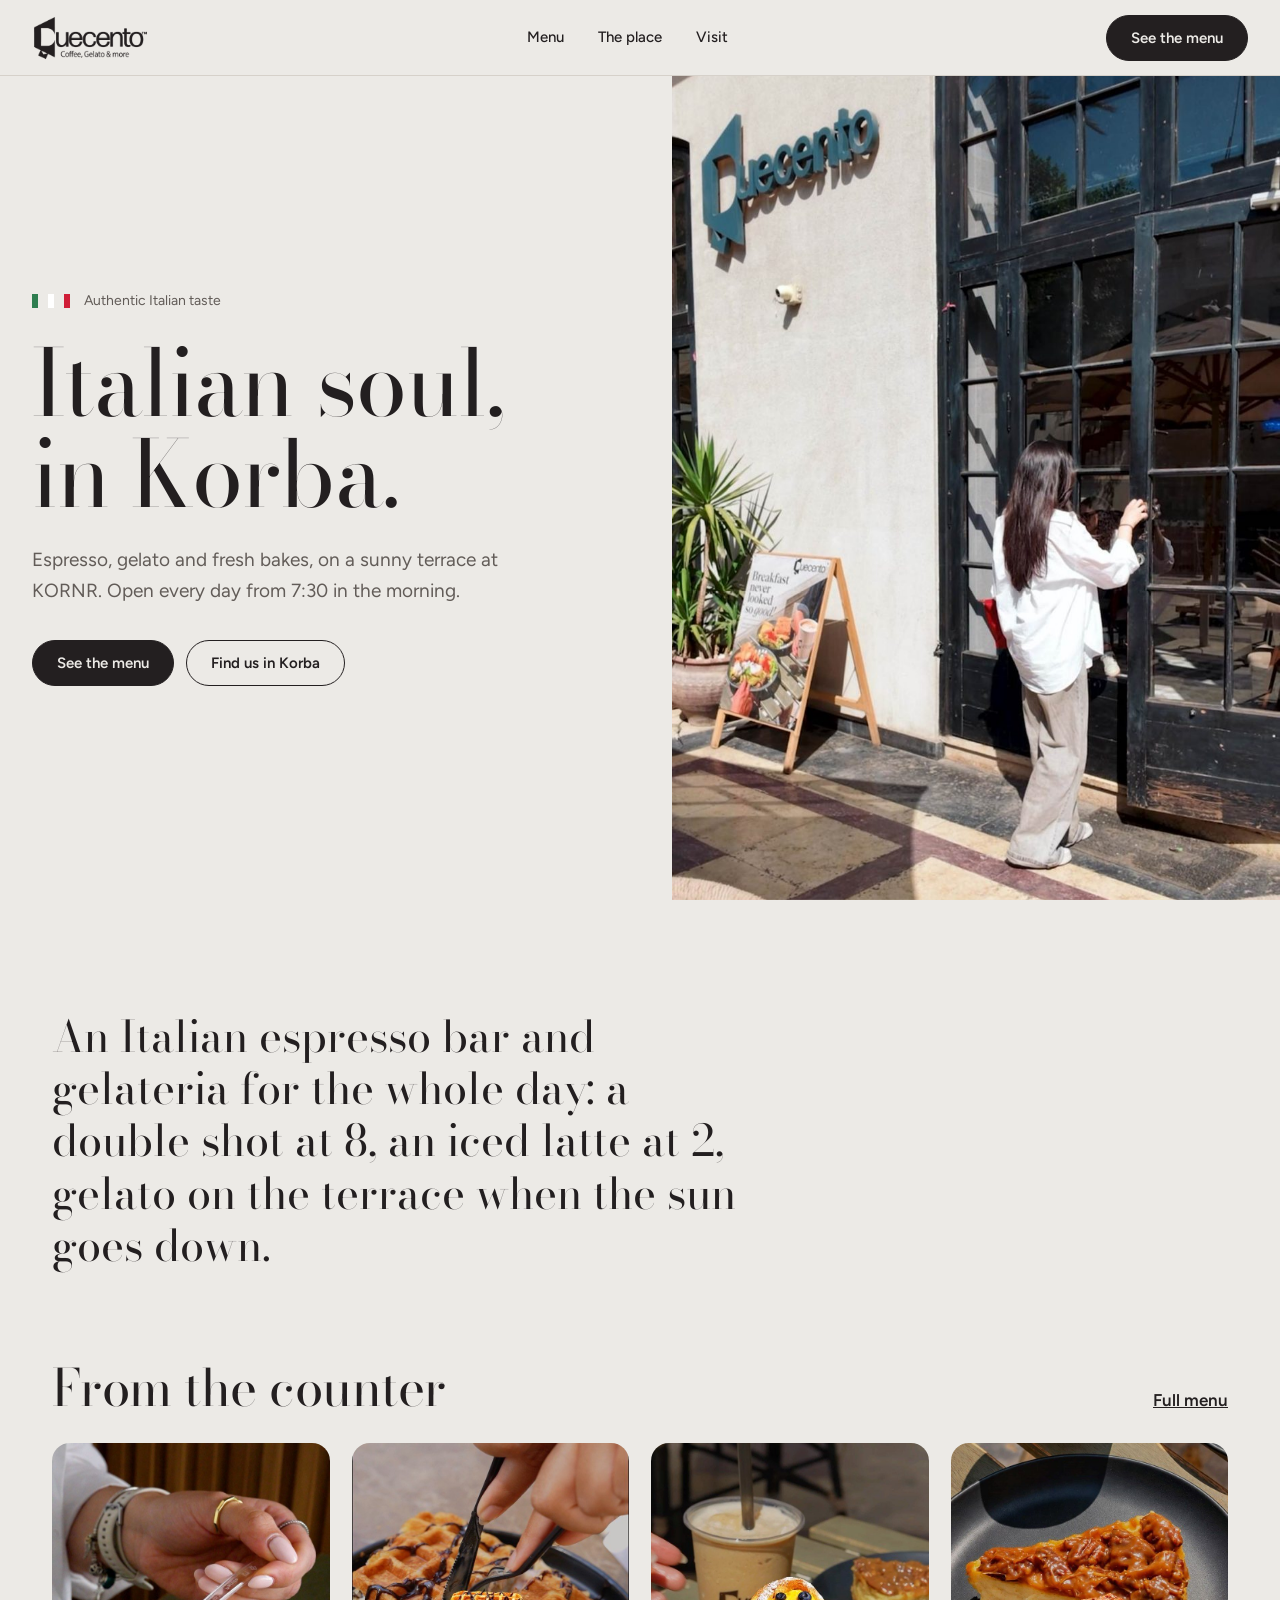
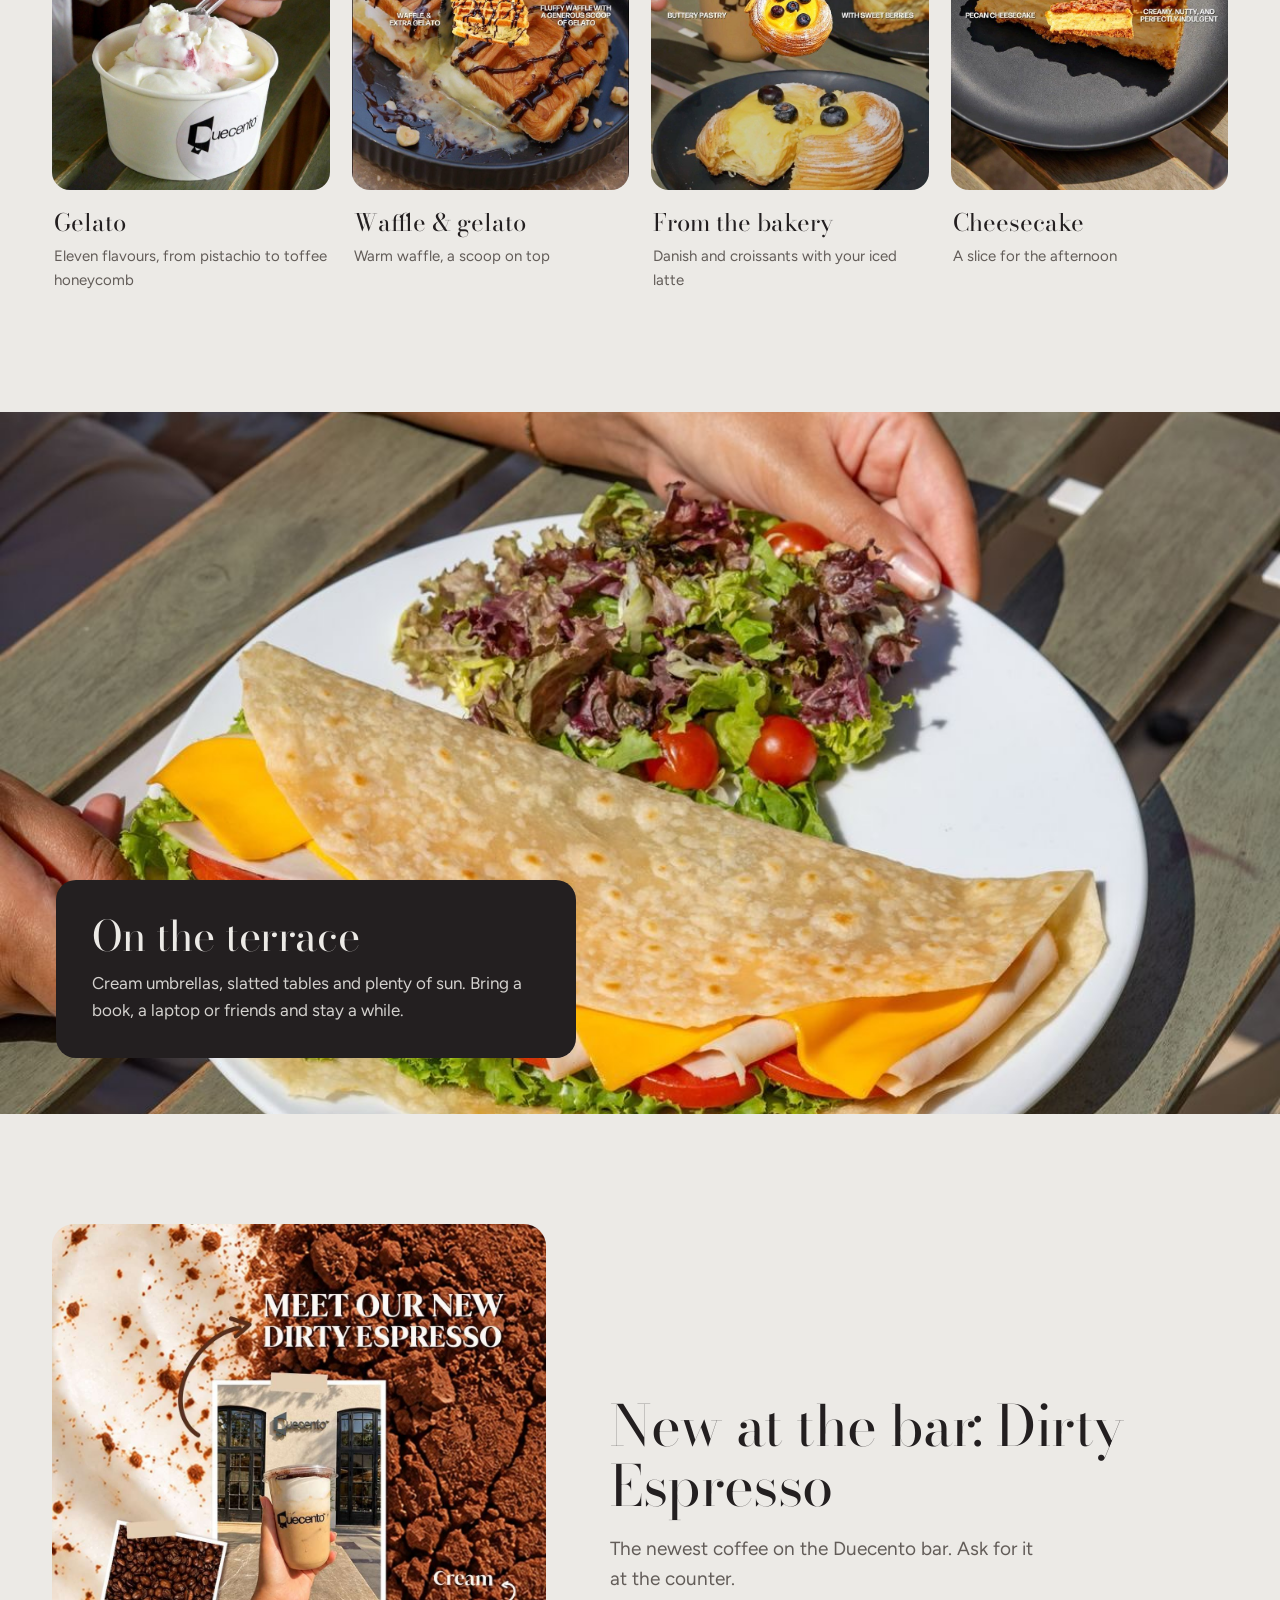
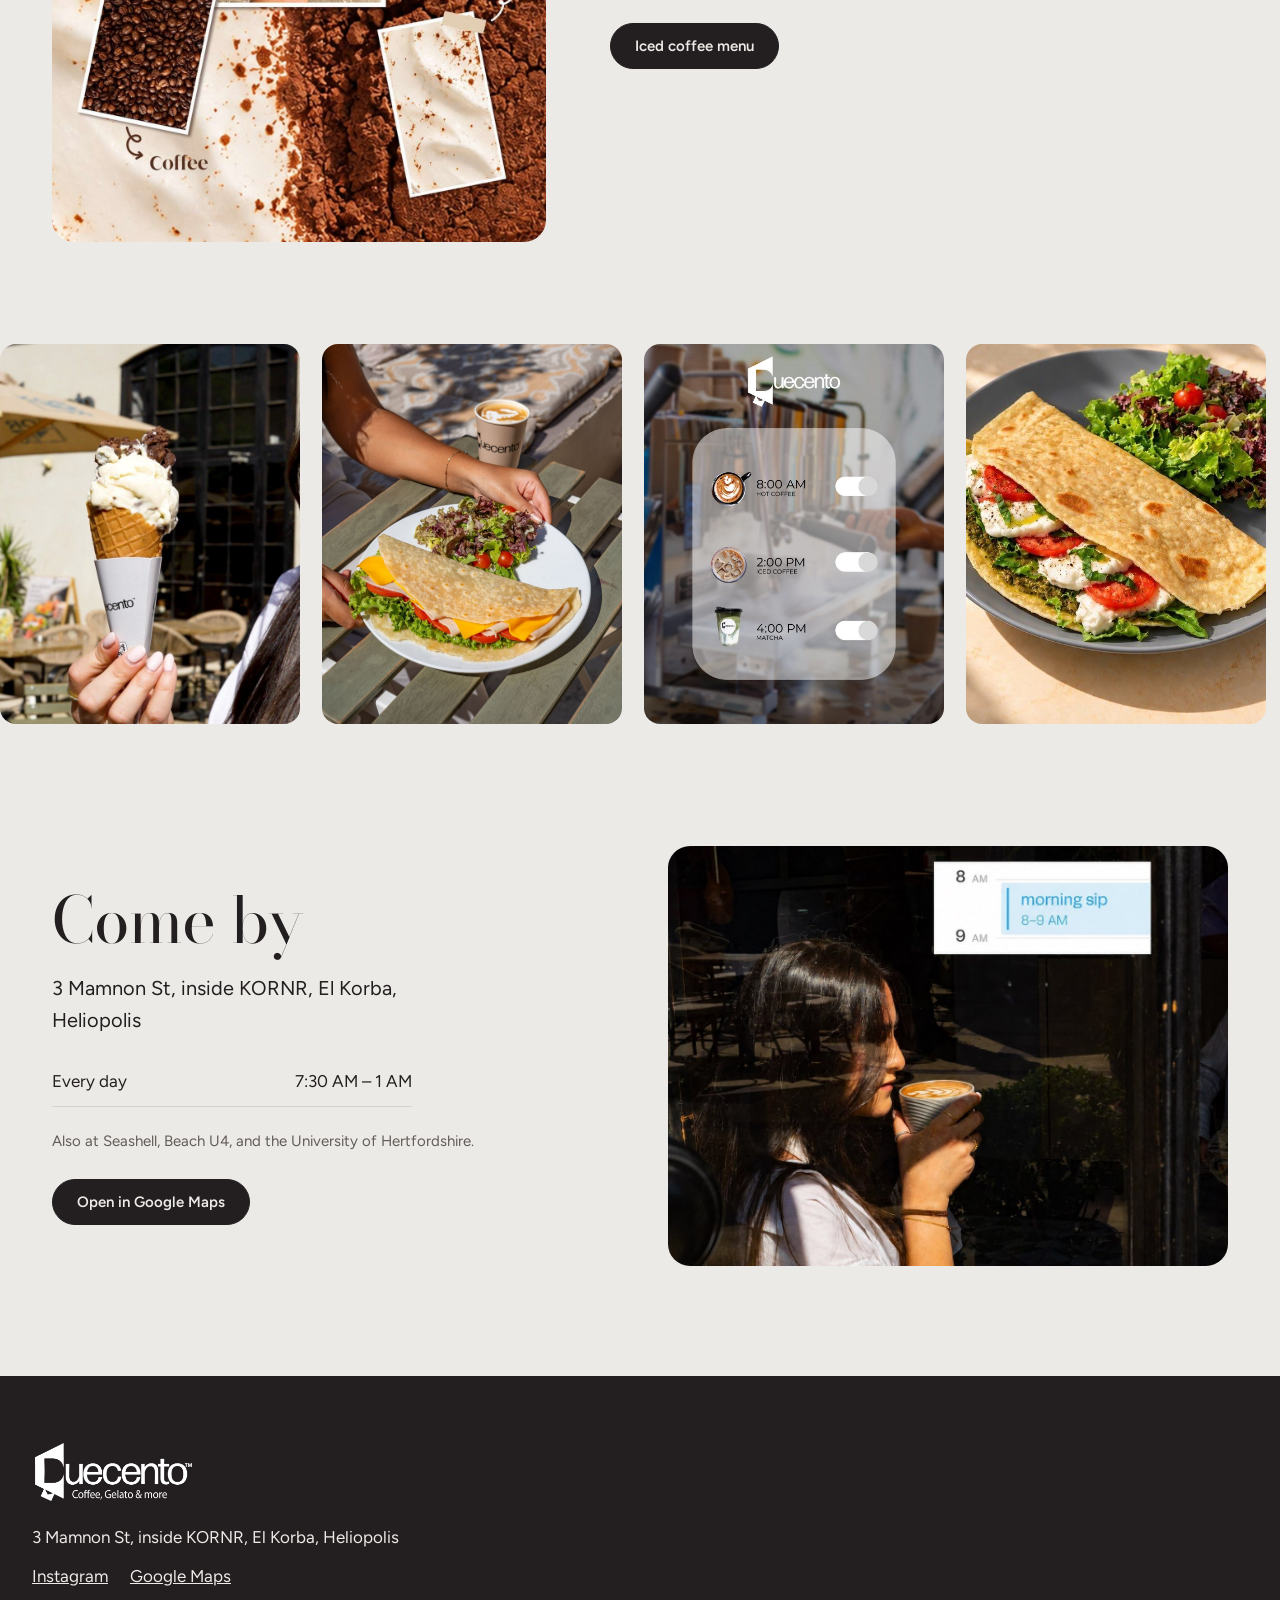
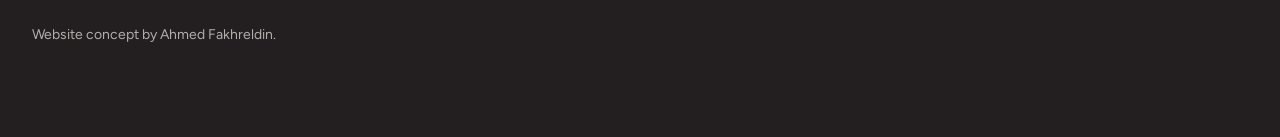
<file: index.html>
<!doctype html><html lang="en"><head><meta charset="utf-8">
<meta name="viewport" content="width=device-width, initial-scale=1">
<title>Duecento · Korba, Heliopolis</title><meta name="description" content="Duecento, an Italian coffee and gelato café with a fountain garden in Korba, Heliopolis.">
<meta name="theme-color" content="#231F20"><meta name="robots" content="noindex">
<link rel="icon" href="favicon.ico" sizes="any"><link rel="icon" type="image/png" sizes="32x32" href="img/favicon-32.png"><link rel="icon" type="image/png" sizes="48x48" href="img/favicon-48.png"><link rel="apple-touch-icon" href="img/apple-touch-icon.png">
<link rel="preload" href="fonts/aad168b2dc76.woff2" as="font" type="font/woff2" crossorigin><link rel="preload" href="fonts/dab710cf25a2.woff2" as="font" type="font/woff2" crossorigin><style>@font-face { font-family: 'Bodoni Moda'; font-style: normal; font-weight: 400; font-display: block; src: url(fonts/e4a8a300b12e.woff2) format('woff2'); unicode-range: U+0302-0303, U+0305, U+0307-0308, U+0310, U+0312, U+0315, U+031A, U+0326-0327, U+032C, U+032F-0330, U+0332-0333, U+0338, U+033A, U+0346, U+034D, U+0391-03A1, U+03A3-03A9, U+03B1-03C9, U+03D1, U+03D5-03D6, U+03F0-03F1, U+03F4-03F5, U+2016-2017, U+2034-2038, U+203C, U+2040, U+2043, U+2047, U+2050, U+2057, U+205F, U+2070-2071, U+2074-209F, U+20D0-20DC, U+20E1, U+20E5-20EF, U+2100-2112, U+2114-2115, U+2117-2121, U+2123-214F, U+2190, U+2192, U+2194-21AE, U+21B0-21E5, U+21F1-21F2, U+21F4-2211, U+2213-2214, U+2216-22FF, U+2308-230B, U+2310, U+2319, U+231C-2321, U+2336-237A, U+237C, U+2395, U+239B-23B7, U+23D0, U+23DC-23E1, U+2474-2475, U+25AF, U+25B3, U+25B7, U+25BD, U+25C1, U+25CA, U+25CC, U+25FB, U+266D-266F, U+27C0-27FF, U+2900-2AFF, U+2B0E-2B11, U+2B30-2B4C, U+2BFE, U+3030, U+FF5B, U+FF5D, U+1D400-1D7FF, U+1EE00-1EEFF; }@font-face { font-family: 'Bodoni Moda'; font-style: normal; font-weight: 400; font-display: block; src: url(fonts/4fd5d302b3bb.woff2) format('woff2'); unicode-range: U+0001-000C, U+000E-001F, U+007F-009F, U+20DD-20E0, U+20E2-20E4, U+2150-218F, U+2190, U+2192, U+2194-2199, U+21AF, U+21E6-21F0, U+21F3, U+2218-2219, U+2299, U+22C4-22C6, U+2300-243F, U+2440-244A, U+2460-24FF, U+25A0-27BF, U+2800-28FF, U+2921-2922, U+2981, U+29BF, U+29EB, U+2B00-2BFF, U+4DC0-4DFF, U+FFF9-FFFB, U+10140-1018E, U+10190-1019C, U+101A0, U+101D0-101FD, U+102E0-102FB, U+10E60-10E7E, U+1D2C0-1D2D3, U+1D2E0-1D37F, U+1F000-1F0FF, U+1F100-1F1AE, U+1F1E6-1F1FF, U+1F30D-1F30F, U+1F315, U+1F31C, U+1F31E, U+1F320-1F32C, U+1F336, U+1F378, U+1F37D, U+1F382, U+1F393-1F39F, U+1F3A7-1F3A8, U+1F3AC-1F3AF, U+1F3C2, U+1F3C4-1F3C6, U+1F3CA-1F3CE, U+1F3D4-1F3E0, U+1F3ED, U+1F3F1-1F3F3, U+1F3F5-1F3F7, U+1F408, U+1F415, U+1F41F, U+1F426, U+1F43F, U+1F441-1F442, U+1F444, U+1F446-1F449, U+1F44C-1F44E, U+1F453, U+1F46A, U+1F47D, U+1F4A3, U+1F4B0, U+1F4B3, U+1F4B9, U+1F4BB, U+1F4BF, U+1F4C8-1F4CB, U+1F4D6, U+1F4DA, U+1F4DF, U+1F4E3-1F4E6, U+1F4EA-1F4ED, U+1F4F7, U+1F4F9-1F4FB, U+1F4FD-1F4FE, U+1F503, U+1F507-1F50B, U+1F50D, U+1F512-1F513, U+1F53E-1F54A, U+1F54F-1F5FA, U+1F610, U+1F650-1F67F, U+1F687, U+1F68D, U+1F691, U+1F694, U+1F698, U+1F6AD, U+1F6B2, U+1F6B9-1F6BA, U+1F6BC, U+1F6C6-1F6CF, U+1F6D3-1F6D7, U+1F6E0-1F6EA, U+1F6F0-1F6F3, U+1F6F7-1F6FC, U+1F700-1F80B, U+1F810-1F847, U+1F850-1F859, U+1F860-1F887, U+1F890-1F8AD, U+1F8B0-1F8BB, U+1F8C0-1F8C1, U+1F8D0-1F8D8, U+1F900-1F90B, U+1F93B, U+1F946, U+1F984, U+1F996, U+1F9E9, U+1FA00-1FA6F, U+1FA70-1FA7C, U+1FA80-1FAC6, U+1FAC8, U+1FACC-1FADD, U+1FADF-1FAEB, U+1FAEF-1FAFA, U+1FB00-1FBFF; }@font-face { font-family: 'Bodoni Moda'; font-style: normal; font-weight: 400; font-display: block; src: url(fonts/21224576a4b7.woff2) format('woff2'); unicode-range: U+0100-02BA, U+02BD-02C5, U+02C7-02CC, U+02CE-02D7, U+02DD-02FF, U+0304, U+0308, U+0329, U+1D00-1DBF, U+1E00-1E9F, U+1EF2-1EFF, U+2020, U+20A0-20AB, U+20AD-20C4, U+2113, U+2C60-2C7F, U+A720-A7FF; }@font-face { font-family: 'Bodoni Moda'; font-style: normal; font-weight: 400; font-display: block; src: url(fonts/aad168b2dc76.woff2) format('woff2'); unicode-range: U+0000-00FF, U+0131, U+0152-0153, U+02BB-02BC, U+02C6, U+02DA, U+02DC, U+0304, U+0308, U+0329, U+2000-206F, U+20AC, U+2122, U+2191, U+2193, U+2212, U+2215, U+FEFF, U+FFFD; }@font-face { font-family: 'Bodoni Moda'; font-style: normal; font-weight: 500; font-display: block; src: url(fonts/e4a8a300b12e.woff2) format('woff2'); unicode-range: U+0302-0303, U+0305, U+0307-0308, U+0310, U+0312, U+0315, U+031A, U+0326-0327, U+032C, U+032F-0330, U+0332-0333, U+0338, U+033A, U+0346, U+034D, U+0391-03A1, U+03A3-03A9, U+03B1-03C9, U+03D1, U+03D5-03D6, U+03F0-03F1, U+03F4-03F5, U+2016-2017, U+2034-2038, U+203C, U+2040, U+2043, U+2047, U+2050, U+2057, U+205F, U+2070-2071, U+2074-209F, U+20D0-20DC, U+20E1, U+20E5-20EF, U+2100-2112, U+2114-2115, U+2117-2121, U+2123-214F, U+2190, U+2192, U+2194-21AE, U+21B0-21E5, U+21F1-21F2, U+21F4-2211, U+2213-2214, U+2216-22FF, U+2308-230B, U+2310, U+2319, U+231C-2321, U+2336-237A, U+237C, U+2395, U+239B-23B7, U+23D0, U+23DC-23E1, U+2474-2475, U+25AF, U+25B3, U+25B7, U+25BD, U+25C1, U+25CA, U+25CC, U+25FB, U+266D-266F, U+27C0-27FF, U+2900-2AFF, U+2B0E-2B11, U+2B30-2B4C, U+2BFE, U+3030, U+FF5B, U+FF5D, U+1D400-1D7FF, U+1EE00-1EEFF; }@font-face { font-family: 'Bodoni Moda'; font-style: normal; font-weight: 500; font-display: block; src: url(fonts/4fd5d302b3bb.woff2) format('woff2'); unicode-range: U+0001-000C, U+000E-001F, U+007F-009F, U+20DD-20E0, U+20E2-20E4, U+2150-218F, U+2190, U+2192, U+2194-2199, U+21AF, U+21E6-21F0, U+21F3, U+2218-2219, U+2299, U+22C4-22C6, U+2300-243F, U+2440-244A, U+2460-24FF, U+25A0-27BF, U+2800-28FF, U+2921-2922, U+2981, U+29BF, U+29EB, U+2B00-2BFF, U+4DC0-4DFF, U+FFF9-FFFB, U+10140-1018E, U+10190-1019C, U+101A0, U+101D0-101FD, U+102E0-102FB, U+10E60-10E7E, U+1D2C0-1D2D3, U+1D2E0-1D37F, U+1F000-1F0FF, U+1F100-1F1AE, U+1F1E6-1F1FF, U+1F30D-1F30F, U+1F315, U+1F31C, U+1F31E, U+1F320-1F32C, U+1F336, U+1F378, U+1F37D, U+1F382, U+1F393-1F39F, U+1F3A7-1F3A8, U+1F3AC-1F3AF, U+1F3C2, U+1F3C4-1F3C6, U+1F3CA-1F3CE, U+1F3D4-1F3E0, U+1F3ED, U+1F3F1-1F3F3, U+1F3F5-1F3F7, U+1F408, U+1F415, U+1F41F, U+1F426, U+1F43F, U+1F441-1F442, U+1F444, U+1F446-1F449, U+1F44C-1F44E, U+1F453, U+1F46A, U+1F47D, U+1F4A3, U+1F4B0, U+1F4B3, U+1F4B9, U+1F4BB, U+1F4BF, U+1F4C8-1F4CB, U+1F4D6, U+1F4DA, U+1F4DF, U+1F4E3-1F4E6, U+1F4EA-1F4ED, U+1F4F7, U+1F4F9-1F4FB, U+1F4FD-1F4FE, U+1F503, U+1F507-1F50B, U+1F50D, U+1F512-1F513, U+1F53E-1F54A, U+1F54F-1F5FA, U+1F610, U+1F650-1F67F, U+1F687, U+1F68D, U+1F691, U+1F694, U+1F698, U+1F6AD, U+1F6B2, U+1F6B9-1F6BA, U+1F6BC, U+1F6C6-1F6CF, U+1F6D3-1F6D7, U+1F6E0-1F6EA, U+1F6F0-1F6F3, U+1F6F7-1F6FC, U+1F700-1F80B, U+1F810-1F847, U+1F850-1F859, U+1F860-1F887, U+1F890-1F8AD, U+1F8B0-1F8BB, U+1F8C0-1F8C1, U+1F8D0-1F8D8, U+1F900-1F90B, U+1F93B, U+1F946, U+1F984, U+1F996, U+1F9E9, U+1FA00-1FA6F, U+1FA70-1FA7C, U+1FA80-1FAC6, U+1FAC8, U+1FACC-1FADD, U+1FADF-1FAEB, U+1FAEF-1FAFA, U+1FB00-1FBFF; }@font-face { font-family: 'Bodoni Moda'; font-style: normal; font-weight: 500; font-display: block; src: url(fonts/21224576a4b7.woff2) format('woff2'); unicode-range: U+0100-02BA, U+02BD-02C5, U+02C7-02CC, U+02CE-02D7, U+02DD-02FF, U+0304, U+0308, U+0329, U+1D00-1DBF, U+1E00-1E9F, U+1EF2-1EFF, U+2020, U+20A0-20AB, U+20AD-20C4, U+2113, U+2C60-2C7F, U+A720-A7FF; }@font-face { font-family: 'Bodoni Moda'; font-style: normal; font-weight: 500; font-display: block; src: url(fonts/aad168b2dc76.woff2) format('woff2'); unicode-range: U+0000-00FF, U+0131, U+0152-0153, U+02BB-02BC, U+02C6, U+02DA, U+02DC, U+0304, U+0308, U+0329, U+2000-206F, U+20AC, U+2122, U+2191, U+2193, U+2212, U+2215, U+FEFF, U+FFFD; }@font-face { font-family: 'Figtree'; font-style: normal; font-weight: 400; font-display: block; src: url(fonts/c15953e563fb.woff2) format('woff2'); unicode-range: U+0100-02BA, U+02BD-02C5, U+02C7-02CC, U+02CE-02D7, U+02DD-02FF, U+0304, U+0308, U+0329, U+1D00-1DBF, U+1E00-1E9F, U+1EF2-1EFF, U+2020, U+20A0-20AB, U+20AD-20C4, U+2113, U+2C60-2C7F, U+A720-A7FF; }@font-face { font-family: 'Figtree'; font-style: normal; font-weight: 400; font-display: block; src: url(fonts/dab710cf25a2.woff2) format('woff2'); unicode-range: U+0000-00FF, U+0131, U+0152-0153, U+02BB-02BC, U+02C6, U+02DA, U+02DC, U+0304, U+0308, U+0329, U+2000-206F, U+20AC, U+2122, U+2191, U+2193, U+2212, U+2215, U+FEFF, U+FFFD; }@font-face { font-family: 'Figtree'; font-style: normal; font-weight: 500; font-display: block; src: url(fonts/c15953e563fb.woff2) format('woff2'); unicode-range: U+0100-02BA, U+02BD-02C5, U+02C7-02CC, U+02CE-02D7, U+02DD-02FF, U+0304, U+0308, U+0329, U+1D00-1DBF, U+1E00-1E9F, U+1EF2-1EFF, U+2020, U+20A0-20AB, U+20AD-20C4, U+2113, U+2C60-2C7F, U+A720-A7FF; }@font-face { font-family: 'Figtree'; font-style: normal; font-weight: 500; font-display: block; src: url(fonts/dab710cf25a2.woff2) format('woff2'); unicode-range: U+0000-00FF, U+0131, U+0152-0153, U+02BB-02BC, U+02C6, U+02DA, U+02DC, U+0304, U+0308, U+0329, U+2000-206F, U+20AC, U+2122, U+2191, U+2193, U+2212, U+2215, U+FEFF, U+FFFD; }@font-face { font-family: 'Figtree'; font-style: normal; font-weight: 600; font-display: block; src: url(fonts/c15953e563fb.woff2) format('woff2'); unicode-range: U+0100-02BA, U+02BD-02C5, U+02C7-02CC, U+02CE-02D7, U+02DD-02FF, U+0304, U+0308, U+0329, U+1D00-1DBF, U+1E00-1E9F, U+1EF2-1EFF, U+2020, U+20A0-20AB, U+20AD-20C4, U+2113, U+2C60-2C7F, U+A720-A7FF; }@font-face { font-family: 'Figtree'; font-style: normal; font-weight: 600; font-display: block; src: url(fonts/dab710cf25a2.woff2) format('woff2'); unicode-range: U+0000-00FF, U+0131, U+0152-0153, U+02BB-02BC, U+02C6, U+02DA, U+02DC, U+0304, U+0308, U+0329, U+2000-206F, U+20AC, U+2122, U+2191, U+2193, U+2212, U+2215, U+FEFF, U+FFFD; }</style><link rel="preload" href="img/logo.png" as="image"><style>#ld{position:fixed;inset:0;z-index:999;display:flex;align-items:center;justify-content:center;background:#ECEAE6;transition:opacity .45s ease,visibility .45s}#ld img{width:min(260px,58vw);height:auto;animation:ldp 1.6s ease-in-out infinite}@keyframes ldp{0%,100%{opacity:.15}50%{opacity:1}}html.ready #ld{opacity:0;visibility:hidden}html:not(.ld) #ld{display:none}html.ld body{overflow:hidden}html.ready body{overflow:auto}@media (prefers-reduced-motion:reduce){#ld img{animation:none;opacity:1}}</style><script>(function(d,w){var h=d.documentElement,done=0;var t=setTimeout(function(){if(!done)h.classList.add("ld")},150);function fin(){if(done)return;done=1;clearTimeout(t);h.classList.add("ready");setTimeout(function(){h.classList.remove("ld")},500)}function fonts(){return d.fonts&&d.fonts.ready?d.fonts.ready:Promise.resolve()}w.addEventListener("load",function(){fonts().then(fin,fin)});setTimeout(fin,8000)})(document,window)</script><link rel="stylesheet" href="site.css?v=5"></head><body class="home"><div id="ld" aria-hidden="true"><img src="img/logo.png" alt=""></div><header class="hdr"><a class="brand" href="index.html" aria-label="Duecento home"><img class="logo" src="img/logo.png" alt="Duecento"></a>
<nav class="nav" aria-label="Main"><a href="menu.html">Menu</a><a href="index.html#room">The place</a><a href="index.html#visit">Visit</a></nav><div class="hr"><a class="btn" href="menu.html">See the menu</a>
<button class="burger" type="button" aria-label="Open menu" aria-expanded="false" aria-controls="mnav"><i></i><i></i></button></div></header>
<nav id="mnav" class="mnav" hidden aria-label="Mobile"><a href="menu.html">Menu</a><a href="index.html#room">The place</a><a href="index.html#visit">Visit</a>
<div class="mbtns"><a class="btn" href="https://www.google.com/maps/search/?api=1&amp;query=Duecento+Cafe+Korba+Heliopolis" target="_blank" rel="noopener">Directions</a><a class="btn ghost" href="https://www.instagram.com/duecento.eg/" target="_blank" rel="noopener">Instagram</a></div>
<p class="mmeta">3 Mamnon St, inside KORNR, El Korba, Heliopolis</p></nav>
<main>
<section class="hero"><div class="htxt"><p class="flag"><i></i><i></i><i></i>Authentic Italian taste</p><h1 class="hl">Italian soul, in&nbsp;Korba.</h1><p class="hsub">Espresso, gelato and fresh bakes, on a sunny terrace at KORNR. Open every day from 7:30 in the morning.</p>
<div class="hbtn"><a class="btn" href="menu.html">See the menu</a><a class="btn ghost" href="https://www.google.com/maps/search/?api=1&amp;query=Duecento+Cafe+Korba+Heliopolis" target="_blank" rel="noopener">Find us in Korba</a></div></div>
<div class="hpic"><img class="hbg" src="img/01_storefront.jpg" alt="Duecento storefront and terrace in Korba"></div></section>

<section class="intro wrap"><p class="big">An Italian espresso bar and gelateria for the whole day: a double shot at 8, an iced latte at 2, gelato on the terrace when the sun goes down.</p></section>

<section class="feat wrap" aria-labelledby="fh"><div class="sh"><h2 id="fh">From the counter</h2><a class="more" href="menu.html">Full menu</a></div>
<div class="fgrid"><figure class="fi"><img class="fimg" src="img/10_gelato_cup.jpg" alt="Gelato"><figcaption><b>Gelato</b><span>Eleven flavours, from pistachio to toffee honeycomb</span></figcaption></figure><figure class="fi"><img class="fimg" src="img/11_waffle_gelato.jpg" alt="Waffle &amp; gelato"><figcaption><b>Waffle &amp; gelato</b><span>Warm waffle, a scoop on top</span></figcaption></figure><figure class="fi"><img class="fimg" src="img/12_pastry_iced_coffee.jpg" alt="From the bakery"><figcaption><b>From the bakery</b><span>Danish and croissants with your iced latte</span></figcaption></figure><figure class="fi"><img class="fimg" src="img/13_pecan_cheesecake.jpg" alt="Cheesecake"><figcaption><b>Cheesecake</b><span>A slice for the afternoon</span></figcaption></figure></div></section>

<section class="band" id="room"><img class="bimg" src="img/05_crepe_coffee_terrace.jpg" alt="Lunch and coffee on the terrace"><div class="bcap"><h2>On the terrace</h2><p>Cream umbrellas, slatted tables and plenty of sun. Bring a book, a laptop or friends and stay a while.</p></div></section>

<section class="new wrap"><img class="nimg" src="img/08_dirty_espresso_poster.jpg" alt="Dirty Espresso"><div class="ntxt"><h2>New at the bar: Dirty Espresso</h2><p>The newest coffee on the Duecento bar. Ask for it at the counter.</p><a class="btn" href="menu.html#iced">Iced coffee menu</a></div></section>

<section class="track" aria-label="Photos"><div class="trin"><img class="tr" src="img/02_terrace_gelato_cone.jpg" alt="Gelato on the terrace"><img class="tr" src="img/05_crepe_coffee_terrace.jpg" alt="Lunch outside"><img class="tr" src="img/17_bar_daily_drinks.jpg" alt="At the bar"><img class="tr" src="img/14_crepe_caprese.jpg" alt="From the kitchen"><img class="tr" src="img/04_terrace_iced_drinks.jpg" alt="Iced drinks under the umbrellas"></div></section>

<section class="visit wrap" id="visit"><div class="vtxt"><h2>Come by</h2><p class="addr">3 Mamnon St, inside KORNR, El Korba, Heliopolis</p>
<ul class="hours"><li><span>Every day</span><span>7:30 AM – 1 AM</span></li></ul><p class="also">Also at Seashell, Beach U4, and the University of Hertfordshire.</p>
<div class="vbtn"><a class="btn" href="https://www.google.com/maps/search/?api=1&amp;query=Duecento+Cafe+Korba+Heliopolis" target="_blank" rel="noopener">Open in Google Maps</a></div></div>
<img class="vimg" src="img/03_window_seat_coffee.jpg" alt="A guest with a latte by the window"></section>
</main><footer class="ftr"><div class="fin"><img class="flogo" src="img/logo_white.png" alt="Duecento">
<p>3 Mamnon St, inside KORNR, El Korba, Heliopolis</p><p class="fl"><a href="https://www.instagram.com/duecento.eg/" target="_blank" rel="noopener">Instagram</a><a href="https://www.google.com/maps/search/?api=1&amp;query=Duecento+Cafe+Korba+Heliopolis" target="_blank" rel="noopener">Google Maps</a></p>
<p class="credit">Website concept by Ahmed Fakhreldin.</p></div></footer>
<script src="site.js?v=5"></script></body></html>
</file>
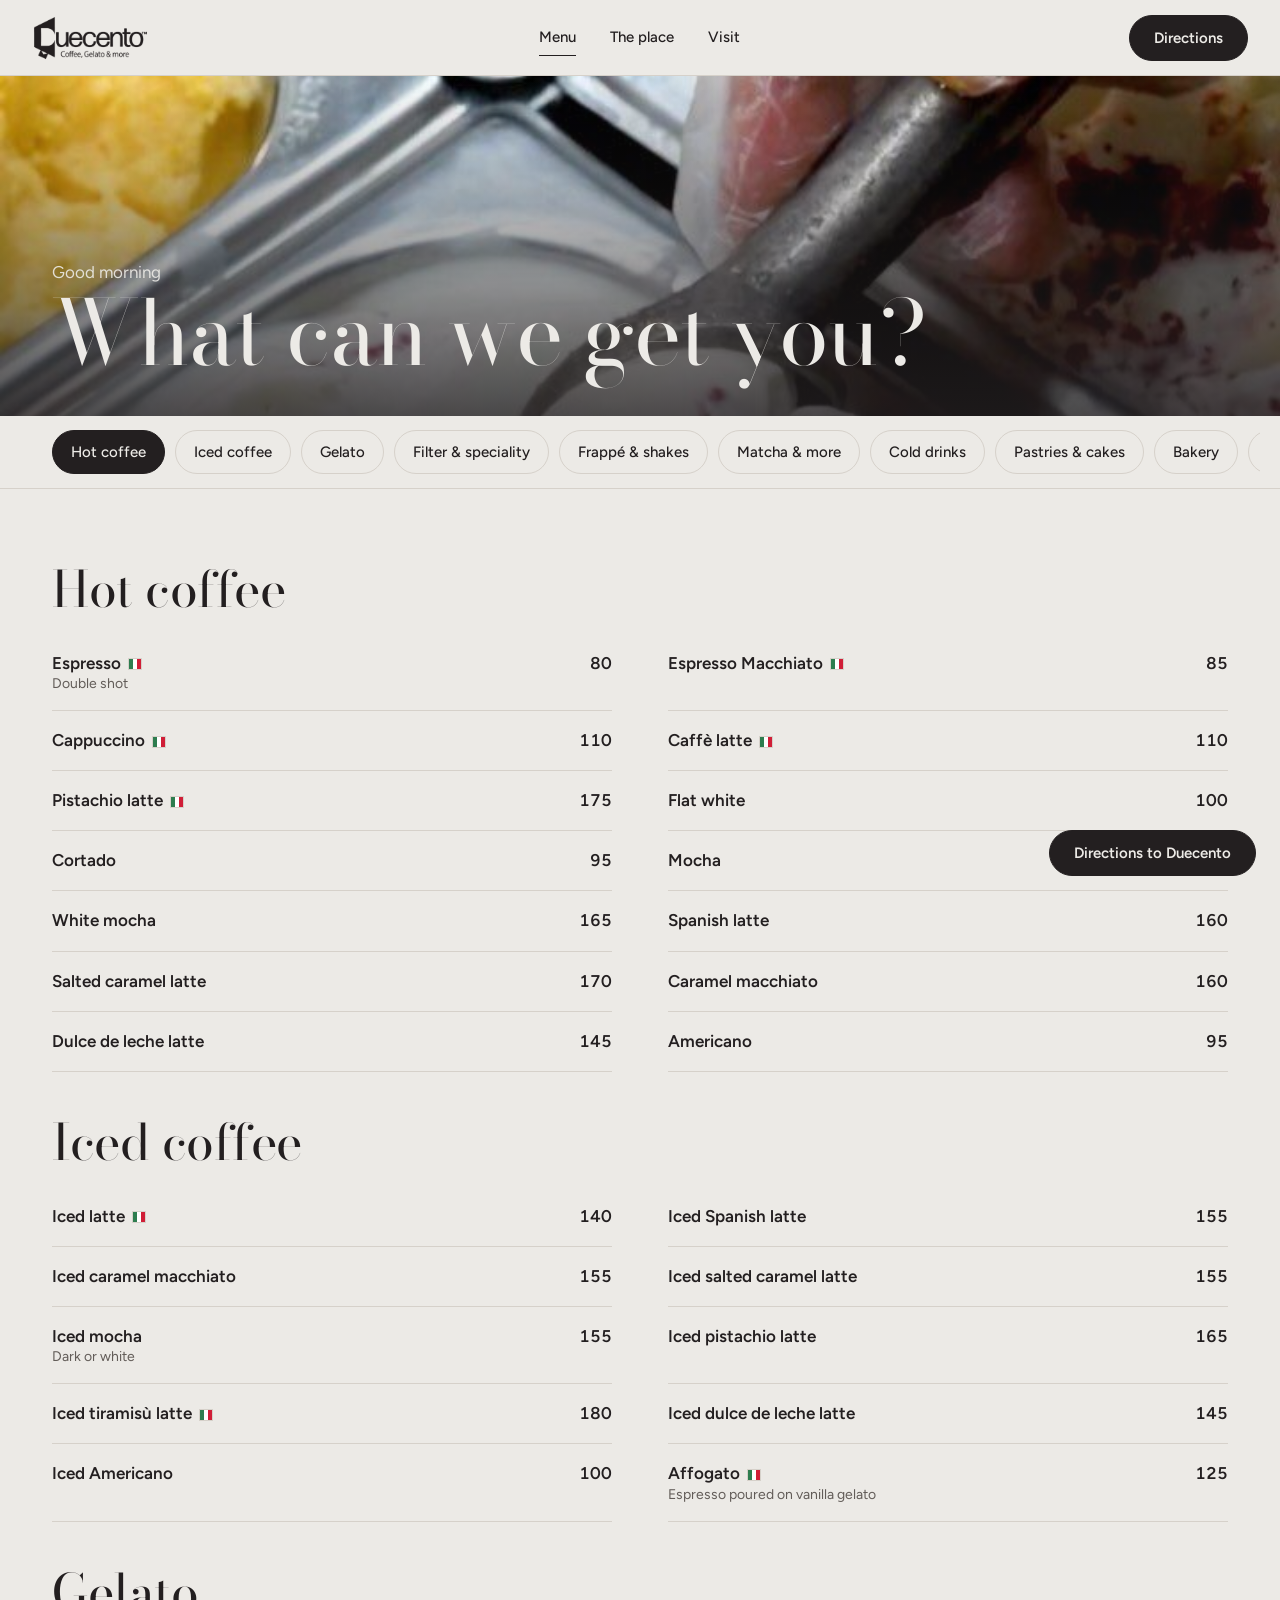
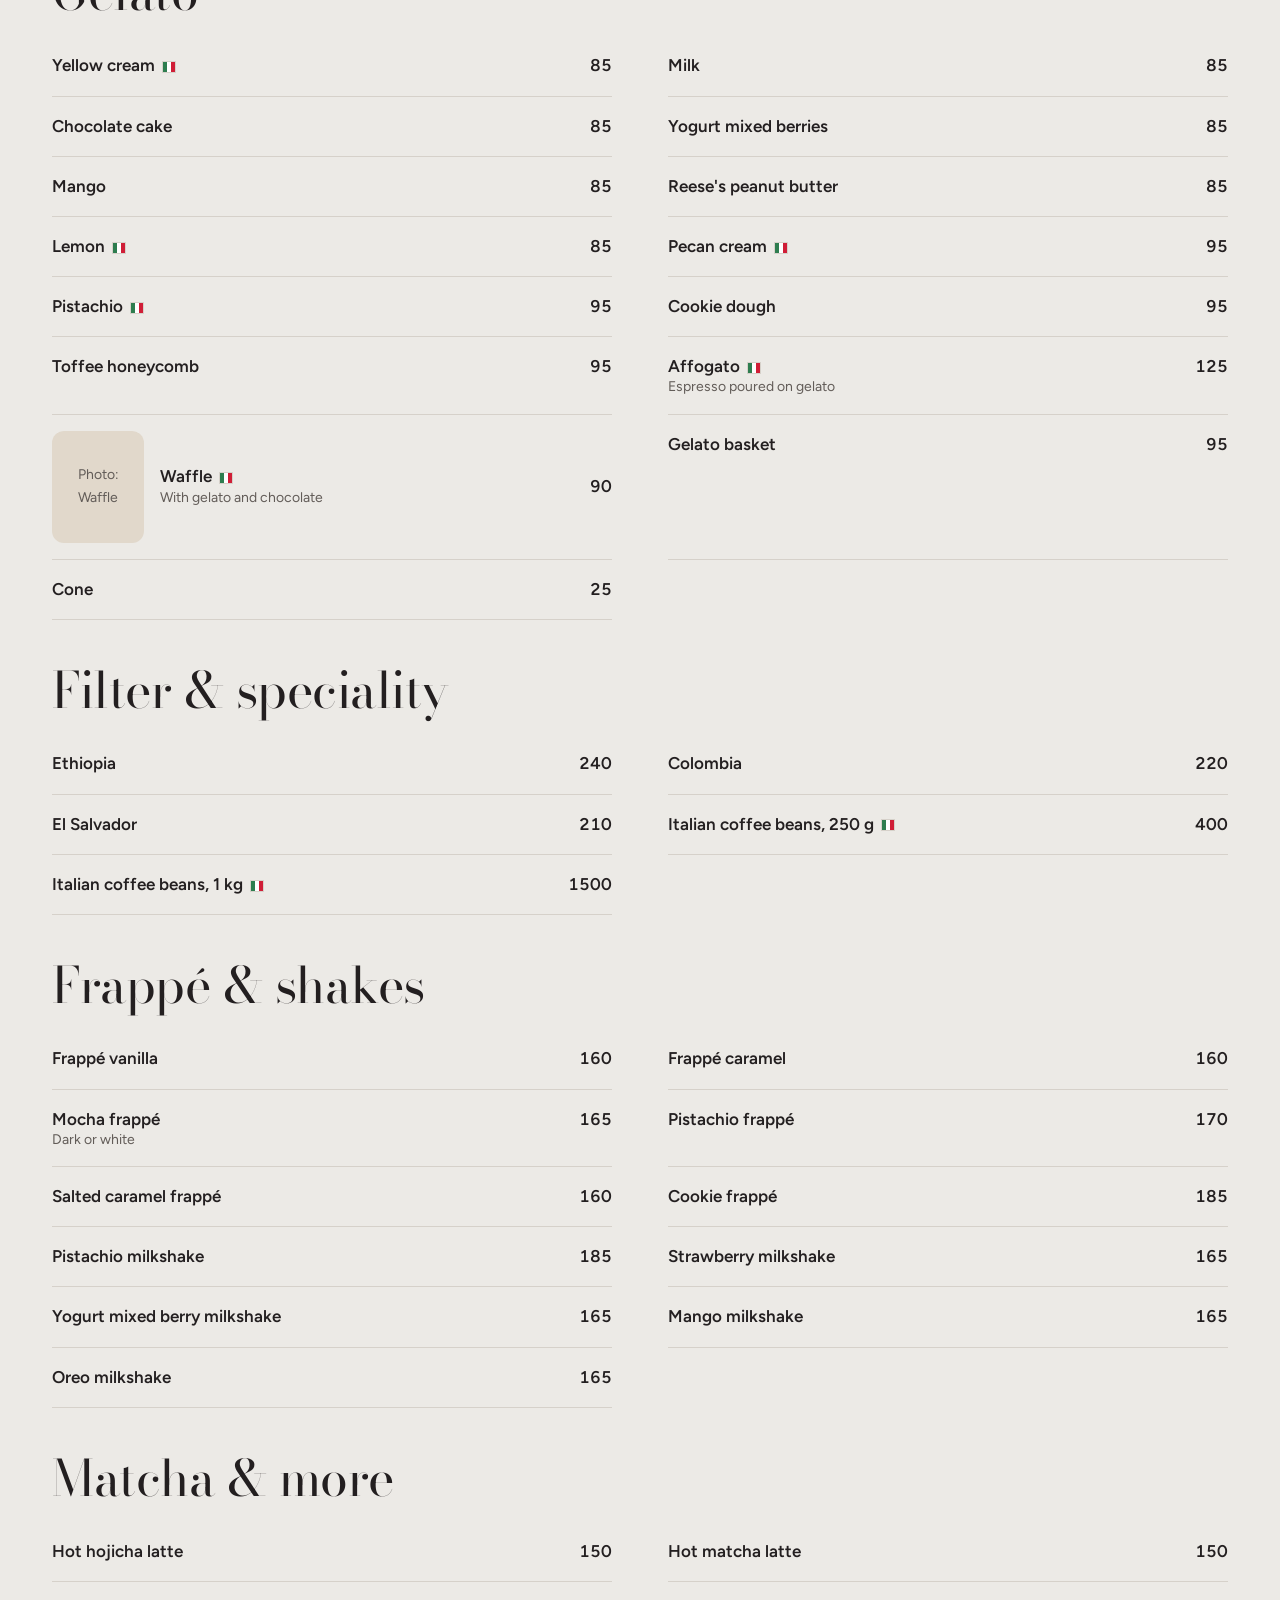
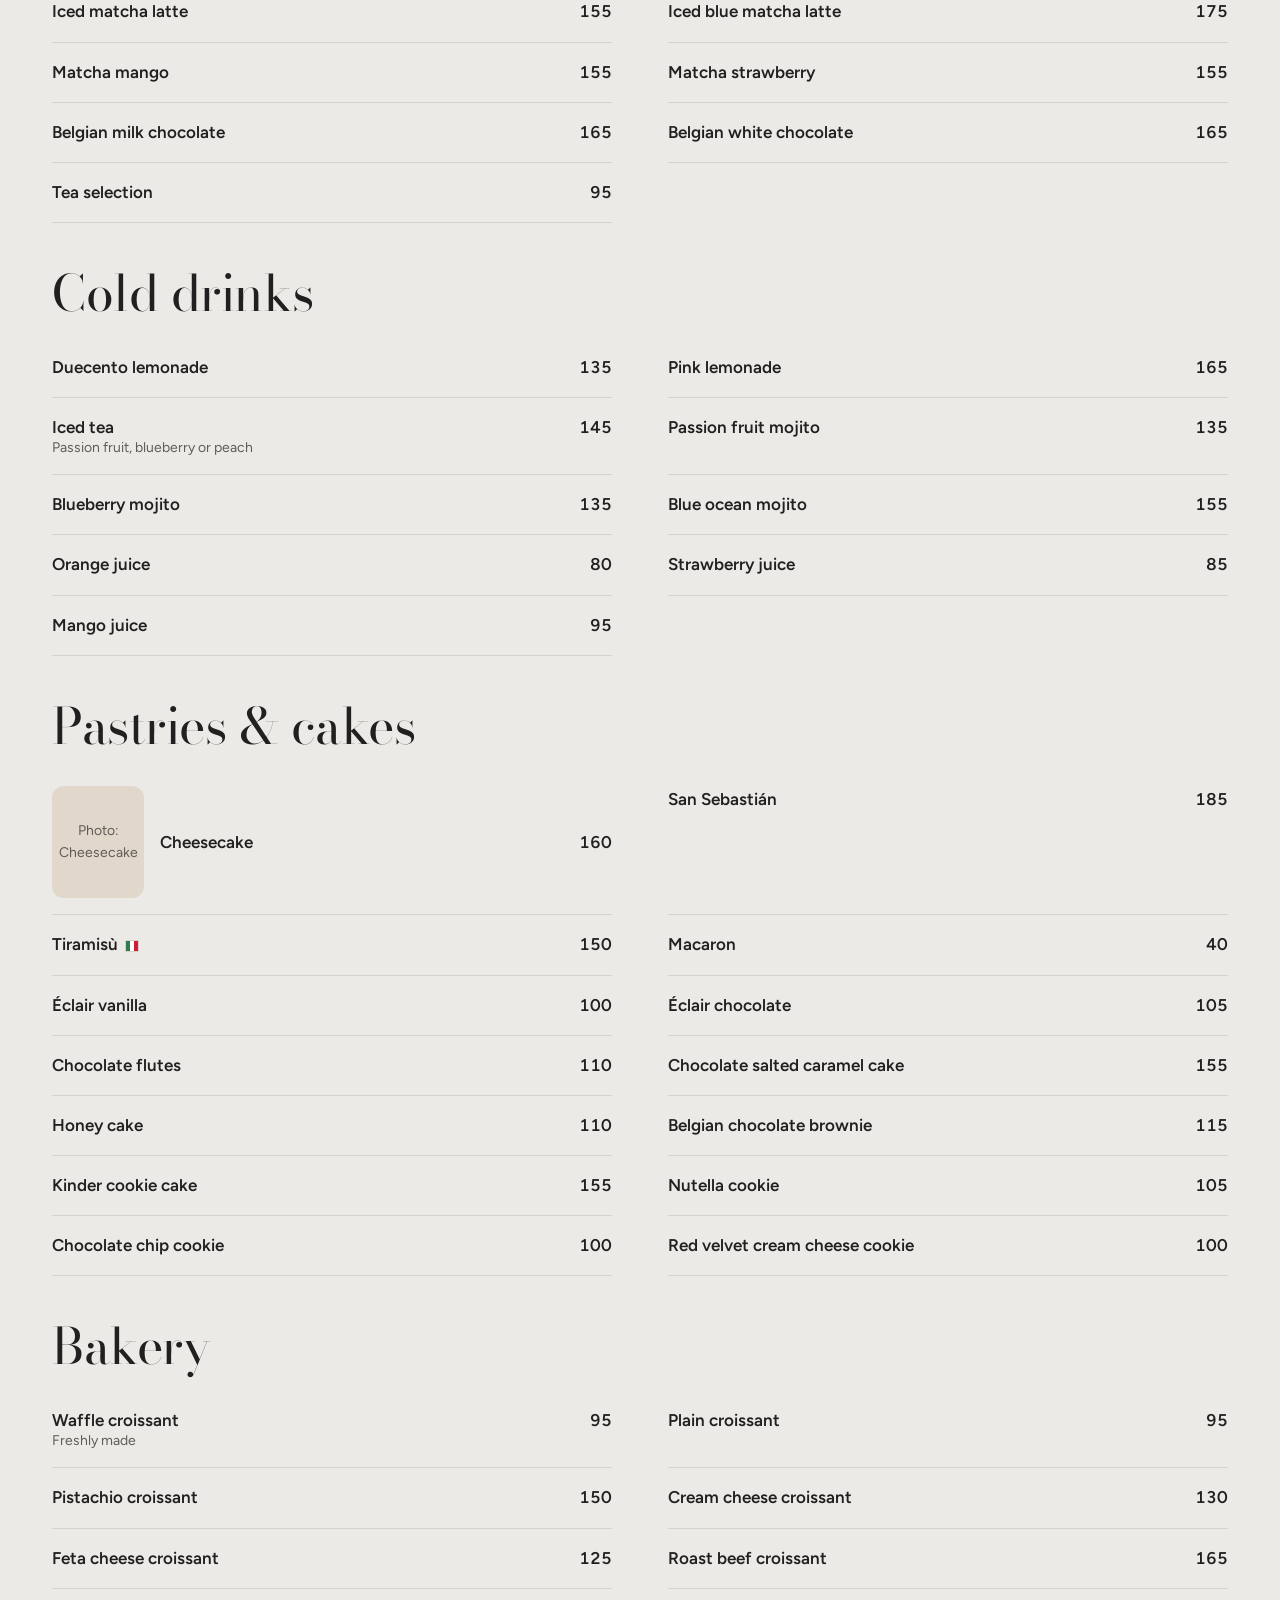
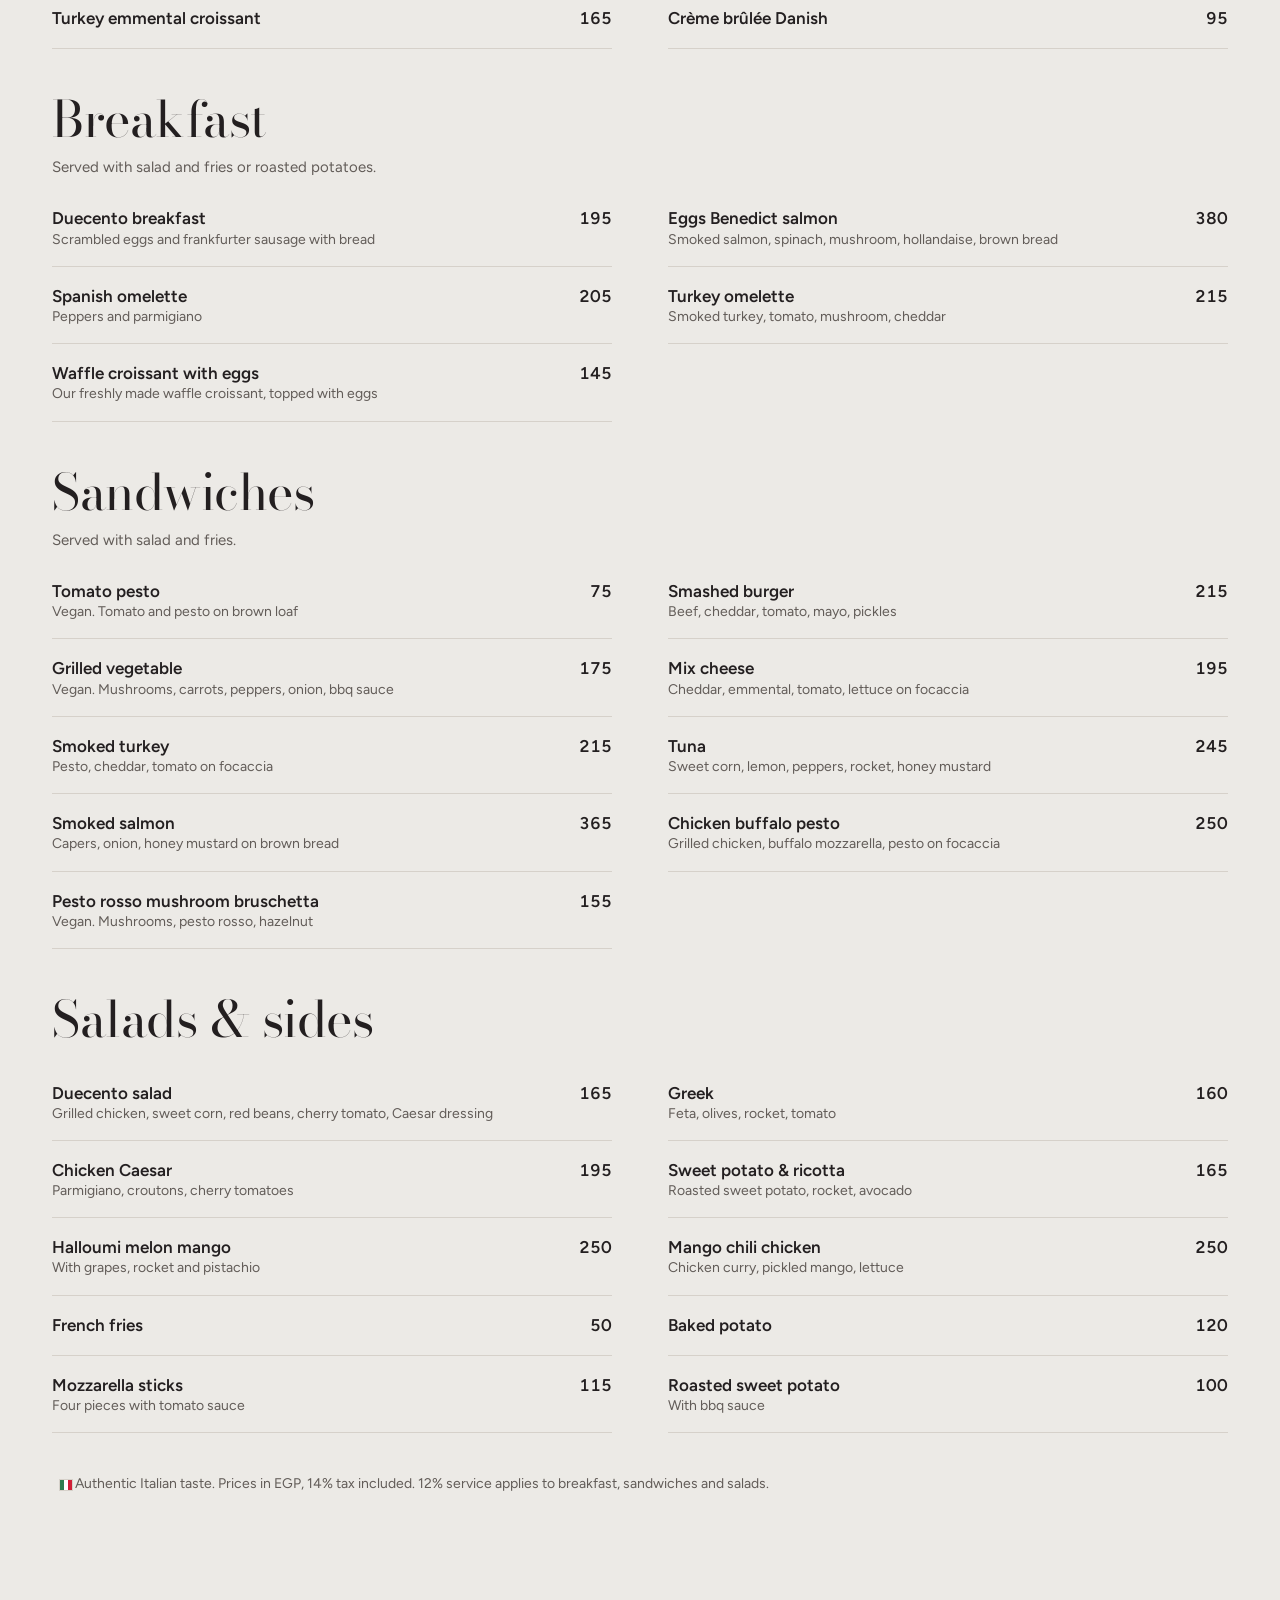
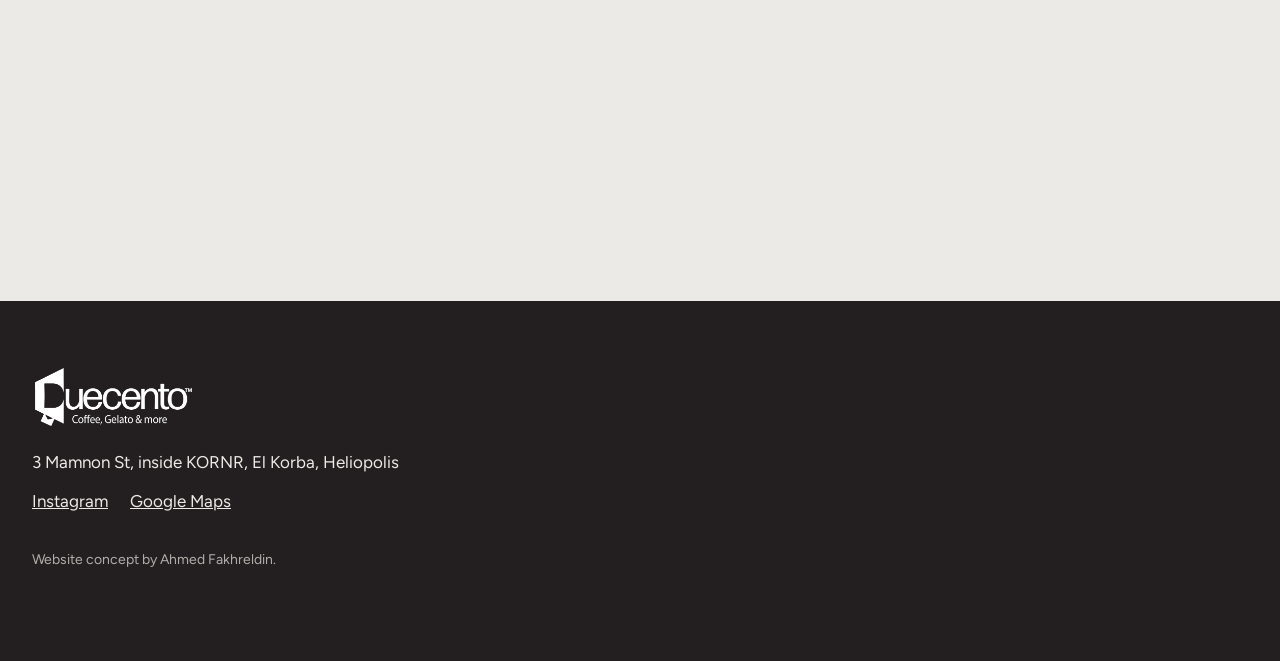
<file: menu.html>
<!doctype html><html lang="en"><head><meta charset="utf-8">
<meta name="viewport" content="width=device-width, initial-scale=1">
<title>Menu · Duecento</title><meta name="description" content="The Duecento menu: Hot coffee, Iced coffee, Gelato, Filter &amp; speciality, Frappé &amp; shakes, Matcha &amp; more, Cold drinks, Pastries &amp; cakes, Bakery, Breakfast, Sandwiches, Salads &amp; sides">
<meta name="theme-color" content="#231F20"><meta name="robots" content="noindex">
<link rel="icon" href="favicon.ico" sizes="any"><link rel="icon" type="image/png" sizes="32x32" href="img/favicon-32.png"><link rel="icon" type="image/png" sizes="48x48" href="img/favicon-48.png"><link rel="apple-touch-icon" href="img/apple-touch-icon.png">
<link rel="preload" href="fonts/aad168b2dc76.woff2" as="font" type="font/woff2" crossorigin><link rel="preload" href="fonts/dab710cf25a2.woff2" as="font" type="font/woff2" crossorigin><style>@font-face { font-family: 'Bodoni Moda'; font-style: normal; font-weight: 400; font-display: block; src: url(fonts/e4a8a300b12e.woff2) format('woff2'); unicode-range: U+0302-0303, U+0305, U+0307-0308, U+0310, U+0312, U+0315, U+031A, U+0326-0327, U+032C, U+032F-0330, U+0332-0333, U+0338, U+033A, U+0346, U+034D, U+0391-03A1, U+03A3-03A9, U+03B1-03C9, U+03D1, U+03D5-03D6, U+03F0-03F1, U+03F4-03F5, U+2016-2017, U+2034-2038, U+203C, U+2040, U+2043, U+2047, U+2050, U+2057, U+205F, U+2070-2071, U+2074-209F, U+20D0-20DC, U+20E1, U+20E5-20EF, U+2100-2112, U+2114-2115, U+2117-2121, U+2123-214F, U+2190, U+2192, U+2194-21AE, U+21B0-21E5, U+21F1-21F2, U+21F4-2211, U+2213-2214, U+2216-22FF, U+2308-230B, U+2310, U+2319, U+231C-2321, U+2336-237A, U+237C, U+2395, U+239B-23B7, U+23D0, U+23DC-23E1, U+2474-2475, U+25AF, U+25B3, U+25B7, U+25BD, U+25C1, U+25CA, U+25CC, U+25FB, U+266D-266F, U+27C0-27FF, U+2900-2AFF, U+2B0E-2B11, U+2B30-2B4C, U+2BFE, U+3030, U+FF5B, U+FF5D, U+1D400-1D7FF, U+1EE00-1EEFF; }@font-face { font-family: 'Bodoni Moda'; font-style: normal; font-weight: 400; font-display: block; src: url(fonts/4fd5d302b3bb.woff2) format('woff2'); unicode-range: U+0001-000C, U+000E-001F, U+007F-009F, U+20DD-20E0, U+20E2-20E4, U+2150-218F, U+2190, U+2192, U+2194-2199, U+21AF, U+21E6-21F0, U+21F3, U+2218-2219, U+2299, U+22C4-22C6, U+2300-243F, U+2440-244A, U+2460-24FF, U+25A0-27BF, U+2800-28FF, U+2921-2922, U+2981, U+29BF, U+29EB, U+2B00-2BFF, U+4DC0-4DFF, U+FFF9-FFFB, U+10140-1018E, U+10190-1019C, U+101A0, U+101D0-101FD, U+102E0-102FB, U+10E60-10E7E, U+1D2C0-1D2D3, U+1D2E0-1D37F, U+1F000-1F0FF, U+1F100-1F1AE, U+1F1E6-1F1FF, U+1F30D-1F30F, U+1F315, U+1F31C, U+1F31E, U+1F320-1F32C, U+1F336, U+1F378, U+1F37D, U+1F382, U+1F393-1F39F, U+1F3A7-1F3A8, U+1F3AC-1F3AF, U+1F3C2, U+1F3C4-1F3C6, U+1F3CA-1F3CE, U+1F3D4-1F3E0, U+1F3ED, U+1F3F1-1F3F3, U+1F3F5-1F3F7, U+1F408, U+1F415, U+1F41F, U+1F426, U+1F43F, U+1F441-1F442, U+1F444, U+1F446-1F449, U+1F44C-1F44E, U+1F453, U+1F46A, U+1F47D, U+1F4A3, U+1F4B0, U+1F4B3, U+1F4B9, U+1F4BB, U+1F4BF, U+1F4C8-1F4CB, U+1F4D6, U+1F4DA, U+1F4DF, U+1F4E3-1F4E6, U+1F4EA-1F4ED, U+1F4F7, U+1F4F9-1F4FB, U+1F4FD-1F4FE, U+1F503, U+1F507-1F50B, U+1F50D, U+1F512-1F513, U+1F53E-1F54A, U+1F54F-1F5FA, U+1F610, U+1F650-1F67F, U+1F687, U+1F68D, U+1F691, U+1F694, U+1F698, U+1F6AD, U+1F6B2, U+1F6B9-1F6BA, U+1F6BC, U+1F6C6-1F6CF, U+1F6D3-1F6D7, U+1F6E0-1F6EA, U+1F6F0-1F6F3, U+1F6F7-1F6FC, U+1F700-1F80B, U+1F810-1F847, U+1F850-1F859, U+1F860-1F887, U+1F890-1F8AD, U+1F8B0-1F8BB, U+1F8C0-1F8C1, U+1F8D0-1F8D8, U+1F900-1F90B, U+1F93B, U+1F946, U+1F984, U+1F996, U+1F9E9, U+1FA00-1FA6F, U+1FA70-1FA7C, U+1FA80-1FAC6, U+1FAC8, U+1FACC-1FADD, U+1FADF-1FAEB, U+1FAEF-1FAFA, U+1FB00-1FBFF; }@font-face { font-family: 'Bodoni Moda'; font-style: normal; font-weight: 400; font-display: block; src: url(fonts/21224576a4b7.woff2) format('woff2'); unicode-range: U+0100-02BA, U+02BD-02C5, U+02C7-02CC, U+02CE-02D7, U+02DD-02FF, U+0304, U+0308, U+0329, U+1D00-1DBF, U+1E00-1E9F, U+1EF2-1EFF, U+2020, U+20A0-20AB, U+20AD-20C4, U+2113, U+2C60-2C7F, U+A720-A7FF; }@font-face { font-family: 'Bodoni Moda'; font-style: normal; font-weight: 400; font-display: block; src: url(fonts/aad168b2dc76.woff2) format('woff2'); unicode-range: U+0000-00FF, U+0131, U+0152-0153, U+02BB-02BC, U+02C6, U+02DA, U+02DC, U+0304, U+0308, U+0329, U+2000-206F, U+20AC, U+2122, U+2191, U+2193, U+2212, U+2215, U+FEFF, U+FFFD; }@font-face { font-family: 'Bodoni Moda'; font-style: normal; font-weight: 500; font-display: block; src: url(fonts/e4a8a300b12e.woff2) format('woff2'); unicode-range: U+0302-0303, U+0305, U+0307-0308, U+0310, U+0312, U+0315, U+031A, U+0326-0327, U+032C, U+032F-0330, U+0332-0333, U+0338, U+033A, U+0346, U+034D, U+0391-03A1, U+03A3-03A9, U+03B1-03C9, U+03D1, U+03D5-03D6, U+03F0-03F1, U+03F4-03F5, U+2016-2017, U+2034-2038, U+203C, U+2040, U+2043, U+2047, U+2050, U+2057, U+205F, U+2070-2071, U+2074-209F, U+20D0-20DC, U+20E1, U+20E5-20EF, U+2100-2112, U+2114-2115, U+2117-2121, U+2123-214F, U+2190, U+2192, U+2194-21AE, U+21B0-21E5, U+21F1-21F2, U+21F4-2211, U+2213-2214, U+2216-22FF, U+2308-230B, U+2310, U+2319, U+231C-2321, U+2336-237A, U+237C, U+2395, U+239B-23B7, U+23D0, U+23DC-23E1, U+2474-2475, U+25AF, U+25B3, U+25B7, U+25BD, U+25C1, U+25CA, U+25CC, U+25FB, U+266D-266F, U+27C0-27FF, U+2900-2AFF, U+2B0E-2B11, U+2B30-2B4C, U+2BFE, U+3030, U+FF5B, U+FF5D, U+1D400-1D7FF, U+1EE00-1EEFF; }@font-face { font-family: 'Bodoni Moda'; font-style: normal; font-weight: 500; font-display: block; src: url(fonts/4fd5d302b3bb.woff2) format('woff2'); unicode-range: U+0001-000C, U+000E-001F, U+007F-009F, U+20DD-20E0, U+20E2-20E4, U+2150-218F, U+2190, U+2192, U+2194-2199, U+21AF, U+21E6-21F0, U+21F3, U+2218-2219, U+2299, U+22C4-22C6, U+2300-243F, U+2440-244A, U+2460-24FF, U+25A0-27BF, U+2800-28FF, U+2921-2922, U+2981, U+29BF, U+29EB, U+2B00-2BFF, U+4DC0-4DFF, U+FFF9-FFFB, U+10140-1018E, U+10190-1019C, U+101A0, U+101D0-101FD, U+102E0-102FB, U+10E60-10E7E, U+1D2C0-1D2D3, U+1D2E0-1D37F, U+1F000-1F0FF, U+1F100-1F1AE, U+1F1E6-1F1FF, U+1F30D-1F30F, U+1F315, U+1F31C, U+1F31E, U+1F320-1F32C, U+1F336, U+1F378, U+1F37D, U+1F382, U+1F393-1F39F, U+1F3A7-1F3A8, U+1F3AC-1F3AF, U+1F3C2, U+1F3C4-1F3C6, U+1F3CA-1F3CE, U+1F3D4-1F3E0, U+1F3ED, U+1F3F1-1F3F3, U+1F3F5-1F3F7, U+1F408, U+1F415, U+1F41F, U+1F426, U+1F43F, U+1F441-1F442, U+1F444, U+1F446-1F449, U+1F44C-1F44E, U+1F453, U+1F46A, U+1F47D, U+1F4A3, U+1F4B0, U+1F4B3, U+1F4B9, U+1F4BB, U+1F4BF, U+1F4C8-1F4CB, U+1F4D6, U+1F4DA, U+1F4DF, U+1F4E3-1F4E6, U+1F4EA-1F4ED, U+1F4F7, U+1F4F9-1F4FB, U+1F4FD-1F4FE, U+1F503, U+1F507-1F50B, U+1F50D, U+1F512-1F513, U+1F53E-1F54A, U+1F54F-1F5FA, U+1F610, U+1F650-1F67F, U+1F687, U+1F68D, U+1F691, U+1F694, U+1F698, U+1F6AD, U+1F6B2, U+1F6B9-1F6BA, U+1F6BC, U+1F6C6-1F6CF, U+1F6D3-1F6D7, U+1F6E0-1F6EA, U+1F6F0-1F6F3, U+1F6F7-1F6FC, U+1F700-1F80B, U+1F810-1F847, U+1F850-1F859, U+1F860-1F887, U+1F890-1F8AD, U+1F8B0-1F8BB, U+1F8C0-1F8C1, U+1F8D0-1F8D8, U+1F900-1F90B, U+1F93B, U+1F946, U+1F984, U+1F996, U+1F9E9, U+1FA00-1FA6F, U+1FA70-1FA7C, U+1FA80-1FAC6, U+1FAC8, U+1FACC-1FADD, U+1FADF-1FAEB, U+1FAEF-1FAFA, U+1FB00-1FBFF; }@font-face { font-family: 'Bodoni Moda'; font-style: normal; font-weight: 500; font-display: block; src: url(fonts/21224576a4b7.woff2) format('woff2'); unicode-range: U+0100-02BA, U+02BD-02C5, U+02C7-02CC, U+02CE-02D7, U+02DD-02FF, U+0304, U+0308, U+0329, U+1D00-1DBF, U+1E00-1E9F, U+1EF2-1EFF, U+2020, U+20A0-20AB, U+20AD-20C4, U+2113, U+2C60-2C7F, U+A720-A7FF; }@font-face { font-family: 'Bodoni Moda'; font-style: normal; font-weight: 500; font-display: block; src: url(fonts/aad168b2dc76.woff2) format('woff2'); unicode-range: U+0000-00FF, U+0131, U+0152-0153, U+02BB-02BC, U+02C6, U+02DA, U+02DC, U+0304, U+0308, U+0329, U+2000-206F, U+20AC, U+2122, U+2191, U+2193, U+2212, U+2215, U+FEFF, U+FFFD; }@font-face { font-family: 'Figtree'; font-style: normal; font-weight: 400; font-display: block; src: url(fonts/c15953e563fb.woff2) format('woff2'); unicode-range: U+0100-02BA, U+02BD-02C5, U+02C7-02CC, U+02CE-02D7, U+02DD-02FF, U+0304, U+0308, U+0329, U+1D00-1DBF, U+1E00-1E9F, U+1EF2-1EFF, U+2020, U+20A0-20AB, U+20AD-20C4, U+2113, U+2C60-2C7F, U+A720-A7FF; }@font-face { font-family: 'Figtree'; font-style: normal; font-weight: 400; font-display: block; src: url(fonts/dab710cf25a2.woff2) format('woff2'); unicode-range: U+0000-00FF, U+0131, U+0152-0153, U+02BB-02BC, U+02C6, U+02DA, U+02DC, U+0304, U+0308, U+0329, U+2000-206F, U+20AC, U+2122, U+2191, U+2193, U+2212, U+2215, U+FEFF, U+FFFD; }@font-face { font-family: 'Figtree'; font-style: normal; font-weight: 500; font-display: block; src: url(fonts/c15953e563fb.woff2) format('woff2'); unicode-range: U+0100-02BA, U+02BD-02C5, U+02C7-02CC, U+02CE-02D7, U+02DD-02FF, U+0304, U+0308, U+0329, U+1D00-1DBF, U+1E00-1E9F, U+1EF2-1EFF, U+2020, U+20A0-20AB, U+20AD-20C4, U+2113, U+2C60-2C7F, U+A720-A7FF; }@font-face { font-family: 'Figtree'; font-style: normal; font-weight: 500; font-display: block; src: url(fonts/dab710cf25a2.woff2) format('woff2'); unicode-range: U+0000-00FF, U+0131, U+0152-0153, U+02BB-02BC, U+02C6, U+02DA, U+02DC, U+0304, U+0308, U+0329, U+2000-206F, U+20AC, U+2122, U+2191, U+2193, U+2212, U+2215, U+FEFF, U+FFFD; }@font-face { font-family: 'Figtree'; font-style: normal; font-weight: 600; font-display: block; src: url(fonts/c15953e563fb.woff2) format('woff2'); unicode-range: U+0100-02BA, U+02BD-02C5, U+02C7-02CC, U+02CE-02D7, U+02DD-02FF, U+0304, U+0308, U+0329, U+1D00-1DBF, U+1E00-1E9F, U+1EF2-1EFF, U+2020, U+20A0-20AB, U+20AD-20C4, U+2113, U+2C60-2C7F, U+A720-A7FF; }@font-face { font-family: 'Figtree'; font-style: normal; font-weight: 600; font-display: block; src: url(fonts/dab710cf25a2.woff2) format('woff2'); unicode-range: U+0000-00FF, U+0131, U+0152-0153, U+02BB-02BC, U+02C6, U+02DA, U+02DC, U+0304, U+0308, U+0329, U+2000-206F, U+20AC, U+2122, U+2191, U+2193, U+2212, U+2215, U+FEFF, U+FFFD; }</style><link rel="preload" href="img/logo.png" as="image"><style>#ld{position:fixed;inset:0;z-index:999;display:flex;align-items:center;justify-content:center;background:#ECEAE6;transition:opacity .45s ease,visibility .45s}#ld img{width:min(260px,58vw);height:auto;animation:ldp 1.6s ease-in-out infinite}@keyframes ldp{0%,100%{opacity:.15}50%{opacity:1}}html.ready #ld{opacity:0;visibility:hidden}html:not(.ld) #ld{display:none}html.ld body{overflow:hidden}html.ready body{overflow:auto}@media (prefers-reduced-motion:reduce){#ld img{animation:none;opacity:1}}</style><script>(function(d,w){var h=d.documentElement,done=0;var t=setTimeout(function(){if(!done)h.classList.add("ld")},150);function fin(){if(done)return;done=1;clearTimeout(t);h.classList.add("ready");setTimeout(function(){h.classList.remove("ld")},500)}function fonts(){return d.fonts&&d.fonts.ready?d.fonts.ready:Promise.resolve()}w.addEventListener("load",function(){fonts().then(fin,fin)});setTimeout(fin,8000)})(document,window)</script><link rel="stylesheet" href="site.css?v=5"></head><body class="menu"><div id="ld" aria-hidden="true"><img src="img/logo.png" alt=""></div><header class="hdr"><a class="brand" href="index.html" aria-label="Duecento home"><img class="logo" src="img/logo.png" alt="Duecento"></a>
<nav class="nav" aria-label="Main"><a href="menu.html" aria-current=page>Menu</a><a href="index.html#room">The place</a><a href="index.html#visit">Visit</a></nav><div class="hr"><a class="btn" href="https://www.google.com/maps/search/?api=1&amp;query=Duecento+Cafe+Korba+Heliopolis" target="_blank" rel="noopener">Directions</a>
<button class="burger" type="button" aria-label="Open menu" aria-expanded="false" aria-controls="mnav"><i></i><i></i></button></div></header>
<nav id="mnav" class="mnav" hidden aria-label="Mobile"><a href="menu.html">Menu</a><a href="index.html#room">The place</a><a href="index.html#visit">Visit</a>
<div class="mbtns"><a class="btn" href="https://www.google.com/maps/search/?api=1&amp;query=Duecento+Cafe+Korba+Heliopolis" target="_blank" rel="noopener">Directions</a><a class="btn ghost" href="https://www.instagram.com/duecento.eg/" target="_blank" rel="noopener">Instagram</a></div>
<p class="mmeta">3 Mamnon St, inside KORNR, El Korba, Heliopolis</p></nav>
<main><section class="mhead"><img class="mban" src="img/09_gelato_counter_scoop.jpg" alt="Gelato scooped at the counter"><div class="mhin wrap"><p class="greet js-greet">Good day</p><h1>What can we get you?</h1></div></section>
<nav class="chips js-jump" aria-label="Menu sections"><div class="chin"><a class="chip on" href="#coffee">Hot coffee</a><a class="chip" href="#iced">Iced coffee</a><a class="chip" href="#gelato">Gelato</a><a class="chip" href="#filter">Filter &amp; speciality</a><a class="chip" href="#frappe">Frappé &amp; shakes</a><a class="chip" href="#matcha">Matcha &amp; more</a><a class="chip" href="#cold">Cold drinks</a><a class="chip" href="#pastries">Pastries &amp; cakes</a><a class="chip" href="#bakery">Bakery</a><a class="chip" href="#breakfast">Breakfast</a><a class="chip" href="#sandwiches">Sandwiches</a><a class="chip" href="#salads">Salads &amp; sides</a></div></nav>
<div class="mwrap wrap"><section class="msec" id="coffee"><h2>Hot coffee</h2><div class="mlist"><article class="mi"><div class="mt"><h3>Espresso<span class="it" title="Authentic Italian taste"><i></i><i></i><i></i></span></h3><p>Double shot</p></div><span class="pr">80</span></article><article class="mi"><div class="mt"><h3>Espresso Macchiato<span class="it" title="Authentic Italian taste"><i></i><i></i><i></i></span></h3></div><span class="pr">85</span></article><article class="mi"><div class="mt"><h3>Cappuccino<span class="it" title="Authentic Italian taste"><i></i><i></i><i></i></span></h3></div><span class="pr">110</span></article><article class="mi"><div class="mt"><h3>Caffè latte<span class="it" title="Authentic Italian taste"><i></i><i></i><i></i></span></h3></div><span class="pr">110</span></article><article class="mi"><div class="mt"><h3>Pistachio latte<span class="it" title="Authentic Italian taste"><i></i><i></i><i></i></span></h3></div><span class="pr">175</span></article><article class="mi"><div class="mt"><h3>Flat white</h3></div><span class="pr">100</span></article><article class="mi"><div class="mt"><h3>Cortado</h3></div><span class="pr">95</span></article><article class="mi"><div class="mt"><h3>Mocha</h3></div><span class="pr">160</span></article><article class="mi"><div class="mt"><h3>White mocha</h3></div><span class="pr">165</span></article><article class="mi"><div class="mt"><h3>Spanish latte</h3></div><span class="pr">160</span></article><article class="mi"><div class="mt"><h3>Salted caramel latte</h3></div><span class="pr">170</span></article><article class="mi"><div class="mt"><h3>Caramel macchiato</h3></div><span class="pr">160</span></article><article class="mi"><div class="mt"><h3>Dulce de leche latte</h3></div><span class="pr">145</span></article><article class="mi"><div class="mt"><h3>Americano</h3></div><span class="pr">95</span></article></div></section><section class="msec" id="iced"><h2>Iced coffee</h2><div class="mlist"><article class="mi"><div class="mt"><h3>Iced latte<span class="it" title="Authentic Italian taste"><i></i><i></i><i></i></span></h3></div><span class="pr">140</span></article><article class="mi"><div class="mt"><h3>Iced Spanish latte</h3></div><span class="pr">155</span></article><article class="mi"><div class="mt"><h3>Iced caramel macchiato</h3></div><span class="pr">155</span></article><article class="mi"><div class="mt"><h3>Iced salted caramel latte</h3></div><span class="pr">155</span></article><article class="mi"><div class="mt"><h3>Iced mocha</h3><p>Dark or white</p></div><span class="pr">155</span></article><article class="mi"><div class="mt"><h3>Iced pistachio latte</h3></div><span class="pr">165</span></article><article class="mi"><div class="mt"><h3>Iced tiramisù latte<span class="it" title="Authentic Italian taste"><i></i><i></i><i></i></span></h3></div><span class="pr">180</span></article><article class="mi"><div class="mt"><h3>Iced dulce de leche latte</h3></div><span class="pr">145</span></article><article class="mi"><div class="mt"><h3>Iced Americano</h3></div><span class="pr">100</span></article><article class="mi"><div class="mt"><h3>Affogato<span class="it" title="Authentic Italian taste"><i></i><i></i><i></i></span></h3><p>Espresso poured on vanilla gelato</p></div><span class="pr">125</span></article></div></section><section class="msec" id="gelato"><h2>Gelato</h2><div class="mlist"><article class="mi"><div class="mt"><h3>Yellow cream<span class="it" title="Authentic Italian taste"><i></i><i></i><i></i></span></h3></div><span class="pr">85</span></article><article class="mi"><div class="mt"><h3>Milk</h3></div><span class="pr">85</span></article><article class="mi"><div class="mt"><h3>Chocolate cake</h3></div><span class="pr">85</span></article><article class="mi"><div class="mt"><h3>Yogurt mixed berries</h3></div><span class="pr">85</span></article><article class="mi"><div class="mt"><h3>Mango</h3></div><span class="pr">85</span></article><article class="mi"><div class="mt"><h3>Reese&#x27;s peanut butter</h3></div><span class="pr">85</span></article><article class="mi"><div class="mt"><h3>Lemon<span class="it" title="Authentic Italian taste"><i></i><i></i><i></i></span></h3></div><span class="pr">85</span></article><article class="mi"><div class="mt"><h3>Pecan cream<span class="it" title="Authentic Italian taste"><i></i><i></i><i></i></span></h3></div><span class="pr">95</span></article><article class="mi"><div class="mt"><h3>Pistachio<span class="it" title="Authentic Italian taste"><i></i><i></i><i></i></span></h3></div><span class="pr">95</span></article><article class="mi"><div class="mt"><h3>Cookie dough</h3></div><span class="pr">95</span></article><article class="mi"><div class="mt"><h3>Toffee honeycomb</h3></div><span class="pr">95</span></article><article class="mi"><div class="mt"><h3>Affogato<span class="it" title="Authentic Italian taste"><i></i><i></i><i></i></span></h3><p>Espresso poured on gelato</p></div><span class="pr">125</span></article><article class="mi hasimg"><div class="mimg ph" role="img" aria-label="Waffle"><span>Photo: Waffle</span></div><div class="mt"><h3>Waffle<span class="it" title="Authentic Italian taste"><i></i><i></i><i></i></span></h3><p>With gelato and chocolate</p></div><span class="pr">90</span></article><article class="mi"><div class="mt"><h3>Gelato basket</h3></div><span class="pr">95</span></article><article class="mi"><div class="mt"><h3>Cone</h3></div><span class="pr">25</span></article></div></section><section class="msec" id="filter"><h2>Filter &amp; speciality</h2><div class="mlist"><article class="mi"><div class="mt"><h3>Ethiopia</h3></div><span class="pr">240</span></article><article class="mi"><div class="mt"><h3>Colombia</h3></div><span class="pr">220</span></article><article class="mi"><div class="mt"><h3>El Salvador</h3></div><span class="pr">210</span></article><article class="mi"><div class="mt"><h3>Italian coffee beans, 250 g<span class="it" title="Authentic Italian taste"><i></i><i></i><i></i></span></h3></div><span class="pr">400</span></article><article class="mi"><div class="mt"><h3>Italian coffee beans, 1 kg<span class="it" title="Authentic Italian taste"><i></i><i></i><i></i></span></h3></div><span class="pr">1500</span></article></div></section><section class="msec" id="frappe"><h2>Frappé &amp; shakes</h2><div class="mlist"><article class="mi"><div class="mt"><h3>Frappé vanilla</h3></div><span class="pr">160</span></article><article class="mi"><div class="mt"><h3>Frappé caramel</h3></div><span class="pr">160</span></article><article class="mi"><div class="mt"><h3>Mocha frappé</h3><p>Dark or white</p></div><span class="pr">165</span></article><article class="mi"><div class="mt"><h3>Pistachio frappé</h3></div><span class="pr">170</span></article><article class="mi"><div class="mt"><h3>Salted caramel frappé</h3></div><span class="pr">160</span></article><article class="mi"><div class="mt"><h3>Cookie frappé</h3></div><span class="pr">185</span></article><article class="mi"><div class="mt"><h3>Pistachio milkshake</h3></div><span class="pr">185</span></article><article class="mi"><div class="mt"><h3>Strawberry milkshake</h3></div><span class="pr">165</span></article><article class="mi"><div class="mt"><h3>Yogurt mixed berry milkshake</h3></div><span class="pr">165</span></article><article class="mi"><div class="mt"><h3>Mango milkshake</h3></div><span class="pr">165</span></article><article class="mi"><div class="mt"><h3>Oreo milkshake</h3></div><span class="pr">165</span></article></div></section><section class="msec" id="matcha"><h2>Matcha &amp; more</h2><div class="mlist"><article class="mi"><div class="mt"><h3>Hot hojicha latte</h3></div><span class="pr">150</span></article><article class="mi"><div class="mt"><h3>Hot matcha latte</h3></div><span class="pr">150</span></article><article class="mi"><div class="mt"><h3>Iced matcha latte</h3></div><span class="pr">155</span></article><article class="mi"><div class="mt"><h3>Iced blue matcha latte</h3></div><span class="pr">175</span></article><article class="mi"><div class="mt"><h3>Matcha mango</h3></div><span class="pr">155</span></article><article class="mi"><div class="mt"><h3>Matcha strawberry</h3></div><span class="pr">155</span></article><article class="mi"><div class="mt"><h3>Belgian milk chocolate</h3></div><span class="pr">165</span></article><article class="mi"><div class="mt"><h3>Belgian white chocolate</h3></div><span class="pr">165</span></article><article class="mi"><div class="mt"><h3>Tea selection</h3></div><span class="pr">95</span></article></div></section><section class="msec" id="cold"><h2>Cold drinks</h2><div class="mlist"><article class="mi"><div class="mt"><h3>Duecento lemonade</h3></div><span class="pr">135</span></article><article class="mi"><div class="mt"><h3>Pink lemonade</h3></div><span class="pr">165</span></article><article class="mi"><div class="mt"><h3>Iced tea</h3><p>Passion fruit, blueberry or peach</p></div><span class="pr">145</span></article><article class="mi"><div class="mt"><h3>Passion fruit mojito</h3></div><span class="pr">135</span></article><article class="mi"><div class="mt"><h3>Blueberry mojito</h3></div><span class="pr">135</span></article><article class="mi"><div class="mt"><h3>Blue ocean mojito</h3></div><span class="pr">155</span></article><article class="mi"><div class="mt"><h3>Orange juice</h3></div><span class="pr">80</span></article><article class="mi"><div class="mt"><h3>Strawberry juice</h3></div><span class="pr">85</span></article><article class="mi"><div class="mt"><h3>Mango juice</h3></div><span class="pr">95</span></article></div></section><section class="msec" id="pastries"><h2>Pastries &amp; cakes</h2><div class="mlist"><article class="mi hasimg"><div class="mimg ph" role="img" aria-label="Cheesecake"><span>Photo: Cheesecake</span></div><div class="mt"><h3>Cheesecake</h3></div><span class="pr">160</span></article><article class="mi"><div class="mt"><h3>San Sebastián</h3></div><span class="pr">185</span></article><article class="mi"><div class="mt"><h3>Tiramisù<span class="it" title="Authentic Italian taste"><i></i><i></i><i></i></span></h3></div><span class="pr">150</span></article><article class="mi"><div class="mt"><h3>Macaron</h3></div><span class="pr">40</span></article><article class="mi"><div class="mt"><h3>Éclair vanilla</h3></div><span class="pr">100</span></article><article class="mi"><div class="mt"><h3>Éclair chocolate</h3></div><span class="pr">105</span></article><article class="mi"><div class="mt"><h3>Chocolate flutes</h3></div><span class="pr">110</span></article><article class="mi"><div class="mt"><h3>Chocolate salted caramel cake</h3></div><span class="pr">155</span></article><article class="mi"><div class="mt"><h3>Honey cake</h3></div><span class="pr">110</span></article><article class="mi"><div class="mt"><h3>Belgian chocolate brownie</h3></div><span class="pr">115</span></article><article class="mi"><div class="mt"><h3>Kinder cookie cake</h3></div><span class="pr">155</span></article><article class="mi"><div class="mt"><h3>Nutella cookie</h3></div><span class="pr">105</span></article><article class="mi"><div class="mt"><h3>Chocolate chip cookie</h3></div><span class="pr">100</span></article><article class="mi"><div class="mt"><h3>Red velvet cream cheese cookie</h3></div><span class="pr">100</span></article></div></section><section class="msec" id="bakery"><h2>Bakery</h2><div class="mlist"><article class="mi"><div class="mt"><h3>Waffle croissant</h3><p>Freshly made</p></div><span class="pr">95</span></article><article class="mi"><div class="mt"><h3>Plain croissant</h3></div><span class="pr">95</span></article><article class="mi"><div class="mt"><h3>Pistachio croissant</h3></div><span class="pr">150</span></article><article class="mi"><div class="mt"><h3>Cream cheese croissant</h3></div><span class="pr">130</span></article><article class="mi"><div class="mt"><h3>Feta cheese croissant</h3></div><span class="pr">125</span></article><article class="mi"><div class="mt"><h3>Roast beef croissant</h3></div><span class="pr">165</span></article><article class="mi"><div class="mt"><h3>Turkey emmental croissant</h3></div><span class="pr">165</span></article><article class="mi"><div class="mt"><h3>Crème brûlée Danish</h3></div><span class="pr">95</span></article></div></section><section class="msec" id="breakfast"><h2>Breakfast</h2><p class="snote">Served with salad and fries or roasted potatoes.</p><div class="mlist"><article class="mi"><div class="mt"><h3>Duecento breakfast</h3><p>Scrambled eggs and frankfurter sausage with bread</p></div><span class="pr">195</span></article><article class="mi"><div class="mt"><h3>Eggs Benedict salmon</h3><p>Smoked salmon, spinach, mushroom, hollandaise, brown bread</p></div><span class="pr">380</span></article><article class="mi"><div class="mt"><h3>Spanish omelette</h3><p>Peppers and parmigiano</p></div><span class="pr">205</span></article><article class="mi"><div class="mt"><h3>Turkey omelette</h3><p>Smoked turkey, tomato, mushroom, cheddar</p></div><span class="pr">215</span></article><article class="mi"><div class="mt"><h3>Waffle croissant with eggs</h3><p>Our freshly made waffle croissant, topped with eggs</p></div><span class="pr">145</span></article></div></section><section class="msec" id="sandwiches"><h2>Sandwiches</h2><p class="snote">Served with salad and fries.</p><div class="mlist"><article class="mi"><div class="mt"><h3>Tomato pesto</h3><p>Vegan. Tomato and pesto on brown loaf</p></div><span class="pr">75</span></article><article class="mi"><div class="mt"><h3>Smashed burger</h3><p>Beef, cheddar, tomato, mayo, pickles</p></div><span class="pr">215</span></article><article class="mi"><div class="mt"><h3>Grilled vegetable</h3><p>Vegan. Mushrooms, carrots, peppers, onion, bbq sauce</p></div><span class="pr">175</span></article><article class="mi"><div class="mt"><h3>Mix cheese</h3><p>Cheddar, emmental, tomato, lettuce on focaccia</p></div><span class="pr">195</span></article><article class="mi"><div class="mt"><h3>Smoked turkey</h3><p>Pesto, cheddar, tomato on focaccia</p></div><span class="pr">215</span></article><article class="mi"><div class="mt"><h3>Tuna</h3><p>Sweet corn, lemon, peppers, rocket, honey mustard</p></div><span class="pr">245</span></article><article class="mi"><div class="mt"><h3>Smoked salmon</h3><p>Capers, onion, honey mustard on brown bread</p></div><span class="pr">365</span></article><article class="mi"><div class="mt"><h3>Chicken buffalo pesto</h3><p>Grilled chicken, buffalo mozzarella, pesto on focaccia</p></div><span class="pr">250</span></article><article class="mi"><div class="mt"><h3>Pesto rosso mushroom bruschetta</h3><p>Vegan. Mushrooms, pesto rosso, hazelnut</p></div><span class="pr">155</span></article></div></section><section class="msec" id="salads"><h2>Salads &amp; sides</h2><div class="mlist"><article class="mi"><div class="mt"><h3>Duecento salad</h3><p>Grilled chicken, sweet corn, red beans, cherry tomato, Caesar dressing</p></div><span class="pr">165</span></article><article class="mi"><div class="mt"><h3>Greek</h3><p>Feta, olives, rocket, tomato</p></div><span class="pr">160</span></article><article class="mi"><div class="mt"><h3>Chicken Caesar</h3><p>Parmigiano, croutons, cherry tomatoes</p></div><span class="pr">195</span></article><article class="mi"><div class="mt"><h3>Sweet potato &amp; ricotta</h3><p>Roasted sweet potato, rocket, avocado</p></div><span class="pr">165</span></article><article class="mi"><div class="mt"><h3>Halloumi melon mango</h3><p>With grapes, rocket and pistachio</p></div><span class="pr">250</span></article><article class="mi"><div class="mt"><h3>Mango chili chicken</h3><p>Chicken curry, pickled mango, lettuce</p></div><span class="pr">250</span></article><article class="mi"><div class="mt"><h3>French fries</h3></div><span class="pr">50</span></article><article class="mi"><div class="mt"><h3>Baked potato</h3></div><span class="pr">120</span></article><article class="mi"><div class="mt"><h3>Mozzarella sticks</h3><p>Four pieces with tomato sauce</p></div><span class="pr">115</span></article><article class="mi"><div class="mt"><h3>Roasted sweet potato</h3><p>With bbq sauce</p></div><span class="pr">100</span></article></div></section><p class="mnote"><span class="it"><i></i><i></i><i></i></span> Authentic Italian taste. Prices in EGP, 14% tax included. 12% service applies to breakfast, sandwiches and salads.</p></div>
<a class="sticky btn" href="https://www.google.com/maps/search/?api=1&amp;query=Duecento+Cafe+Korba+Heliopolis" target="_blank" rel="noopener">Directions to Duecento</a></main><footer class="ftr"><div class="fin"><img class="flogo" src="img/logo_white.png" alt="Duecento">
<p>3 Mamnon St, inside KORNR, El Korba, Heliopolis</p><p class="fl"><a href="https://www.instagram.com/duecento.eg/" target="_blank" rel="noopener">Instagram</a><a href="https://www.google.com/maps/search/?api=1&amp;query=Duecento+Cafe+Korba+Heliopolis" target="_blank" rel="noopener">Google Maps</a></p>
<p class="credit">Website concept by Ahmed Fakhreldin.</p></div></footer>
<script src="site.js?v=5"></script></body></html>
</file>
<file: site.css>
:root{--ink:#231F20;--paper:#ECEAE6;--brand:#231F20;--accent:#B69A7C;--soft:#E1D8CB;--mute:#625C58;--line:#D6D1CA;--red:#D01E37;--green:#2E7D4F;
--fd:'Bodoni Moda', serif;--fb:'Figtree', sans-serif;--w:1240px}
*{box-sizing:border-box;margin:0;padding:0}
html{scroll-behavior:smooth;scroll-padding-top:140px}
body{background:var(--paper);color:var(--ink);font:17px/1.6 var(--fb);-webkit-font-smoothing:antialiased}
img{display:block;max-width:100%}
a{color:inherit}
:focus-visible{outline:2px solid var(--brand);outline-offset:3px}
.wrap{max-width:var(--w);margin:0 auto;padding:0 32px}
h1,h2,h3{font-family:var(--fd);font-weight:400;line-height:1.05;letter-spacing:-.01em}
.btn{display:inline-flex;align-items:center;justify-content:center;min-height:46px;padding:0 24px;border-radius:999px;background:var(--brand);color:var(--paper);text-decoration:none;font-weight:600;font-size:15px;border:1.5px solid var(--brand);white-space:nowrap}
.btn.ghost{background:transparent;color:var(--brand)}
.btn.light{background:var(--paper);color:var(--ink);border-color:var(--paper)}
.btn.line{background:transparent;color:var(--paper);border-color:var(--paper)}
.ph{background:var(--soft);display:flex;align-items:center;justify-content:center;color:var(--mute);font-size:14px;text-align:center;padding:16px}

/* header */
.hdr{position:sticky;top:0;z-index:30;display:flex;align-items:center;justify-content:space-between;gap:24px;height:76px;padding:0 32px;background:var(--paper);border-bottom:1px solid var(--line)}
.brand{display:flex;align-items:center;flex:none}
.logo{height:46px;width:auto}
.wordmark{font-family:var(--fd);font-size:30px;color:var(--brand)}
.nav{display:flex;gap:34px}
.nav a{text-decoration:none;font-size:15px;font-weight:500;padding:6px 0;border-bottom:1.5px solid transparent}
.nav a:hover,.nav a[aria-current]{border-color:var(--brand)}
.hr{display:flex;align-items:center;gap:12px}
.burger{display:none;width:46px;height:46px;border:1px solid var(--line);border-radius:50%;background:none;cursor:pointer;flex-direction:column;align-items:center;justify-content:center;gap:6px}
.burger i{display:block;width:18px;height:1.5px;background:var(--ink);transition:transform .25s}
.nav-open .burger i:first-child{transform:translateY(3.75px) rotate(45deg)}
.nav-open .burger i:last-child{transform:translateY(-3.75px) rotate(-45deg)}
.mnav{position:fixed;inset:76px 0 0;z-index:29;background:var(--paper);padding:32px 24px;display:flex;flex-direction:column;gap:6px;overflow:auto}
.mnav[hidden]{display:none}
.mnav>a{font-family:var(--fd);font-size:40px;text-decoration:none;padding:6px 0}
.mbtns{display:flex;flex-direction:column;gap:10px;margin-top:24px}
.mmeta{margin-top:20px;color:var(--mute);font-size:15px}
.nav-open{overflow:hidden}

/* hero */
.hero{display:grid;grid-template-columns:1.05fr .95fr;min-height:calc(100svh - 76px);max-width:1440px;margin:0 auto}
.htxt{display:flex;flex-direction:column;justify-content:center;padding:64px 56px 64px max(32px,calc((100vw - 1440px)/2 + 64px))}
.hpic{position:relative;overflow:hidden;background:var(--soft)}
.hbg{position:absolute;inset:0;width:100%;height:100%;object-fit:cover;object-position:50% 35%;animation:settle 1.6s ease-out both}
@keyframes settle{from{transform:scale(1.05)}to{transform:scale(1)}}
.flag{display:flex;align-items:center;gap:10px;font-size:14px;color:var(--mute);margin-bottom:26px}
.flag i,.it i{display:inline-block;width:6px;height:14px}
.flag i:nth-child(1),.it i:nth-child(1){background:var(--green)}
.flag i:nth-child(2),.it i:nth-child(2){background:#fff}
.flag i:nth-child(3),.it i:nth-child(3){background:var(--red);margin-right:4px}
.it{display:inline-flex;vertical-align:middle;margin-left:8px;outline:1px solid var(--line)}
.it i{width:4px;height:10px}.it i:nth-child(3){margin-right:0}
.hl{font-size:clamp(52px,7.2vw,112px);line-height:.98;max-width:9ch}
.hsub{font-size:19px;max-width:40ch;margin:26px 0 34px;color:var(--mute)}
.hbtn{display:flex;gap:12px;flex-wrap:wrap}
.intro{padding:110px 32px 90px}
.big{font-family:var(--fd);font-size:clamp(28px,3.4vw,46px);line-height:1.2;max-width:26ch}

.sh{display:flex;justify-content:space-between;align-items:baseline;gap:20px;margin-bottom:28px}
.sh h2{font-size:clamp(34px,4vw,56px)}
.more{font-weight:600;color:var(--brand)}
.fgrid{display:grid;grid-template-columns:repeat(4,1fr);gap:22px}
.fi .fimg{width:100%;aspect-ratio:4/5;object-fit:cover;border-radius:18px}
.fi figcaption{padding:14px 2px 0;display:flex;flex-direction:column;gap:2px}
.fi b{font-family:var(--fd);font-weight:400;font-size:24px}
.fi span{color:var(--mute);font-size:15px}

.band{position:relative;margin-top:120px;min-height:78vh;display:flex;align-items:flex-end;color:var(--paper);background:var(--ink)}
.bimg{position:absolute;inset:0;width:100%;height:100%;object-fit:cover;object-position:50% 62%}
.bcap{position:relative;max-width:520px;margin:0 0 56px 56px;padding:34px 36px;background:var(--ink);border-radius:20px}
.bcap h2{font-size:42px;margin-bottom:12px}
.bcap p{opacity:.88}

.new{display:grid;grid-template-columns:.8fr 1fr;gap:64px;align-items:center;padding-top:110px;padding-bottom:80px}
.nimg{width:100%;aspect-ratio:4/5;object-fit:cover;border-radius:22px}
.ntxt h2{font-size:clamp(36px,4.4vw,64px);margin-bottom:18px}
.ntxt p{font-size:19px;color:var(--mute);max-width:36ch;margin-bottom:28px}
.also{color:var(--mute);margin-top:6px;font-size:15px}
.snote{color:var(--mute);font-size:15px;margin:-8px 0 10px}
.track{padding:22px 0;overflow:hidden}
.trin{display:flex;gap:22px;overflow-x:auto;padding:0 32px;scroll-snap-type:x mandatory}
.tr{flex:none;width:300px;height:380px;object-fit:cover;border-radius:16px;scroll-snap-align:start}

.visit{display:grid;grid-template-columns:1fr 1fr;gap:56px;align-items:center;padding-top:100px;padding-bottom:110px}
.visit h2{font-size:clamp(40px,5vw,72px);margin-bottom:18px}
.addr{font-size:20px;max-width:30ch}
.hours{list-style:none;margin:22px 0;max-width:360px}
.hours li{display:flex;justify-content:space-between;padding:10px 0;border-bottom:1px solid var(--line)}
.vbtn{display:flex;gap:12px;flex-wrap:wrap;margin-top:26px}
.vimg{width:100%;aspect-ratio:4/3;object-fit:cover;border-radius:22px}

.ftr{background:var(--ink);color:var(--paper);padding:64px 32px 90px}
.fin{max-width:var(--w);margin:0 auto;display:flex;flex-direction:column;gap:12px}
.flogo{height:64px;width:auto;margin-bottom:8px;align-self:flex-start}
.flogo.wordmark{font-size:38px;color:var(--paper)}
.fl{display:flex;gap:22px}
.credit{margin-top:22px;font-size:14px;opacity:.7}

/* menu page */
.mhead{position:relative;height:340px;display:flex;align-items:flex-end;color:var(--paper);background:var(--ink);overflow:hidden}
.mban{position:absolute;inset:0;width:100%;height:100%;object-fit:cover}
.mhead::after{content:"";position:absolute;inset:0;background:linear-gradient(180deg,transparent,var(--ink));opacity:.8}
.mhin{position:relative;z-index:1;width:100%;padding-bottom:36px}
.greet{font-size:17px;opacity:.9}
.mhead h1{font-size:clamp(52px,7vw,96px)}
.chips{position:sticky;top:76px;z-index:20;background:var(--paper);border-bottom:1px solid var(--line)}
.chin{display:flex;gap:10px;overflow-x:auto;max-width:var(--w);margin:0 auto;padding:14px 32px;scrollbar-width:none}
.chin::-webkit-scrollbar{display:none}
.chip{flex:none;padding:9px 18px;border-radius:999px;border:1px solid var(--line);text-decoration:none;font-size:15px;font-weight:500}
.chip.on{background:var(--brand);border-color:var(--brand);color:var(--paper)}
.mwrap{padding-top:30px;padding-bottom:max(120px,45vh)}
.msec{padding-top:44px}
.msec h2{font-size:clamp(34px,4vw,50px);margin-bottom:18px;color:var(--brand)}
.mlist{display:grid;grid-template-columns:1fr 1fr;gap:0 56px}
.mi{display:grid;grid-template-columns:1fr auto;gap:16px;align-items:baseline;padding:16px 0;border-bottom:1px solid var(--line)}
.mi.hasimg{grid-template-columns:92px 1fr auto;align-items:center}
.mimg{width:92px;height:112px;object-fit:cover;border-radius:12px}
.mi h3{font-family:var(--fb);font-weight:600;font-size:17px;letter-spacing:0;line-height:1.3}
.mi p{color:var(--mute);font-size:14px;line-height:1.45}
.pr{font-weight:600;font-variant-numeric:tabular-nums;white-space:nowrap}
.mnote{margin-top:40px;color:var(--mute);font-size:14px}
.sticky{position:fixed;right:24px;bottom:24px;z-index:25}

@media (max-width:1000px){
  .hero{grid-template-columns:1fr;min-height:0}
  .hpic{order:-1;height:62svh;min-height:380px}
  .htxt{padding:40px 32px 56px}
  .new{grid-template-columns:1fr;gap:32px}
  .nav{display:none}.burger{display:flex}
  .hr .btn{display:none}
  .fgrid{grid-template-columns:1fr 1fr}
  .visit{grid-template-columns:1fr}
  .mlist{grid-template-columns:1fr}
}
@media (max-width:600px){
  body{font-size:16px}
  .hdr{padding:0 16px;height:66px}.mnav{inset:66px 0 0}.chips{top:66px}
  .logo{height:38px}
  .wrap,.htxt{padding-left:16px;padding-right:16px}
  .intro{padding:70px 16px 56px}
  .hsub{font-size:17px}
  .new{padding-top:70px;padding-bottom:50px}
  .fgrid{gap:14px}.fi b{font-size:19px}.fi span{font-size:13px}
  .band{margin-top:80px;min-height:70vh}
  .bcap{margin:0 12px 12px;padding:24px}.bcap h2{font-size:32px}
  .trin{padding:0 16px;gap:12px}.tr{width:230px;height:290px}
  .visit{padding-top:70px;padding-bottom:80px;gap:32px}
  .chin{padding:12px 16px}
  .mhead{height:260px}
  .sticky{left:16px;right:16px;bottom:16px}
  .ftr{padding:48px 16px 100px}
}
@media (prefers-reduced-motion:reduce){*{animation:none!important;transition:none!important;scroll-behavior:auto!important}}
html.ld:not(.ready) .hbg{animation-play-state:paused}
</file>
